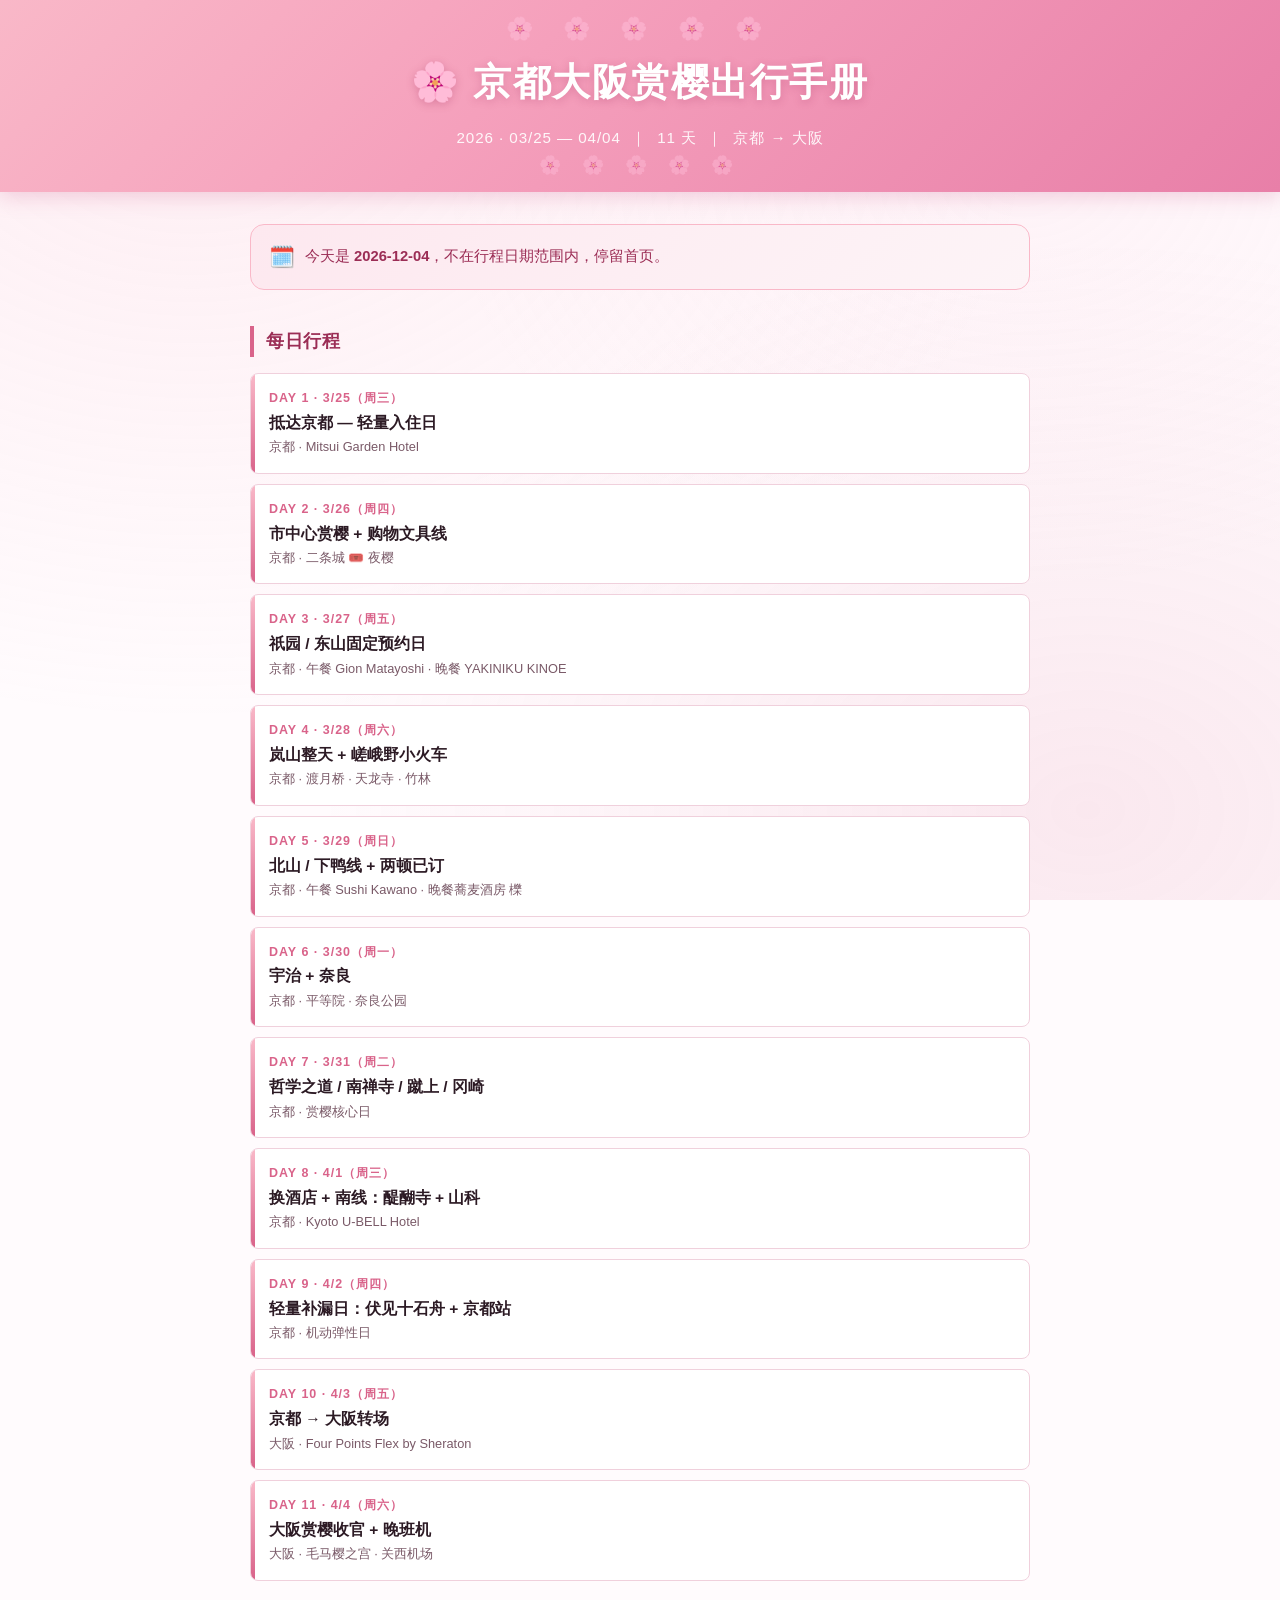
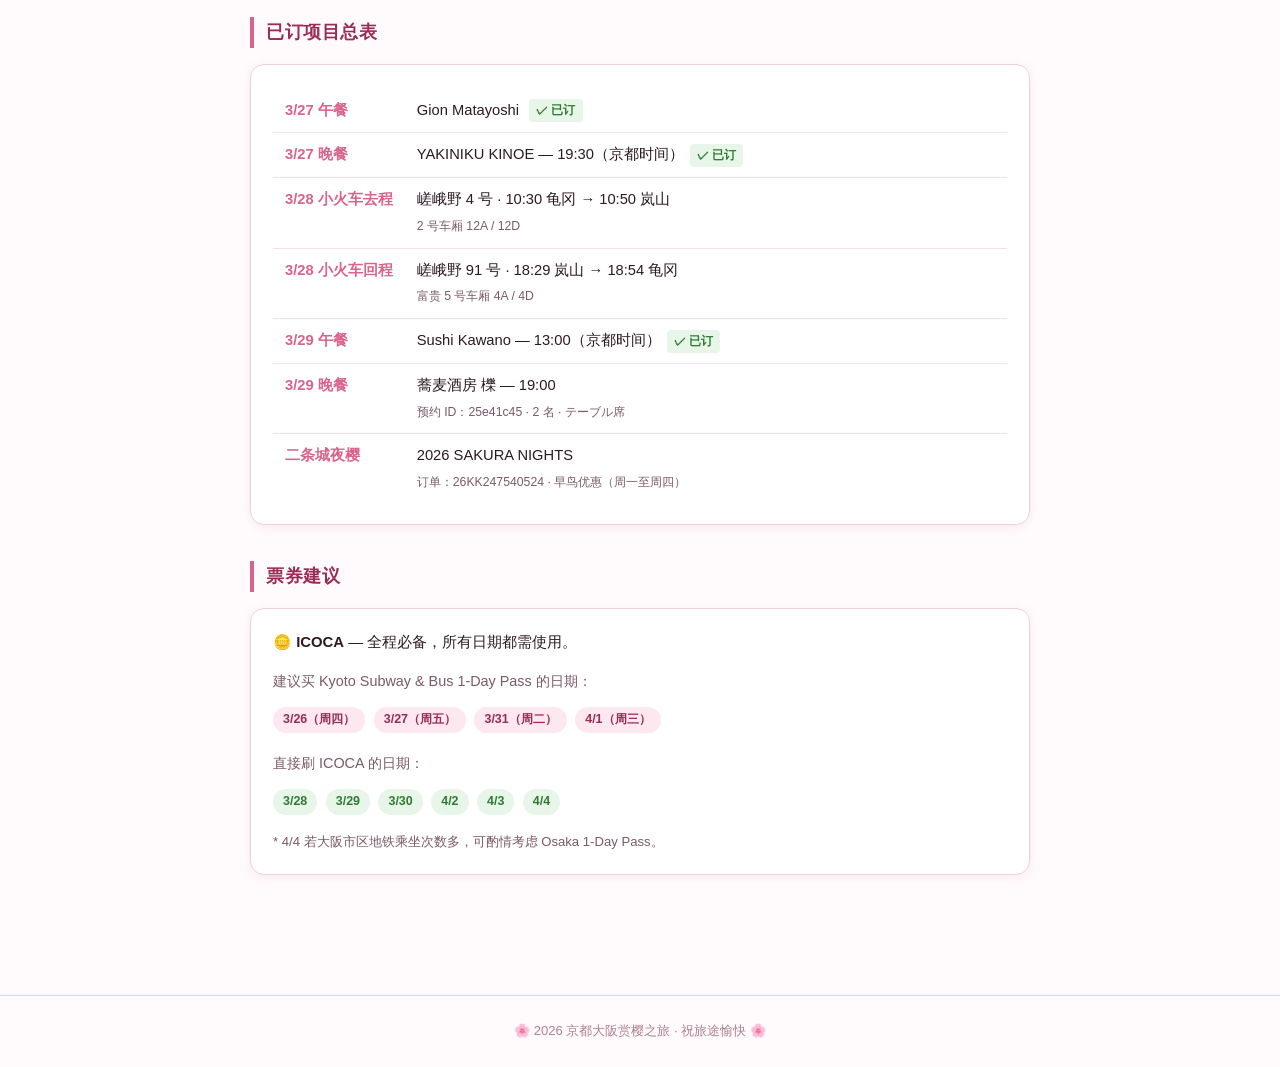
<file: site/index.html>
<!DOCTYPE html>
<html lang="zh-CN">
<head>
  <meta charset="UTF-8" />
  <meta name="viewport" content="width=device-width, initial-scale=1.0" />
  <title>京都大阪赏樱出行手册 🌸</title>
  <link rel="stylesheet" href="style.css" />
</head>
<body>

  <!-- ── Header ── -->
  <header class="site-header">
    <h1>🌸 京都大阪赏樱出行手册</h1>
    <p class="trip-meta">2026 · 03/25 — 04/04 &nbsp;｜&nbsp; 11 天 &nbsp;｜&nbsp; 京都 → 大阪</p>
  </header>

  <div class="container">

    <!-- Auto-jump status -->
    <div class="auto-jump-box" id="auto-jump-status">
      <span class="icon">🗓️</span>
      <span id="jump-text">正在识别今天日期并尝试跳转…</span>
    </div>

    <!-- ── Quick Navigation ── -->
    <h2 class="section-title">每日行程</h2>
    <div class="day-grid">

      <a class="day-card" href="days/day-01-2026-03-25.html">
        <div class="day-num">Day 1 · 3/25（周三）</div>
        <div class="day-title">抵达京都 — 轻量入住日</div>
        <div class="day-date">京都 · Mitsui Garden Hotel</div>
      </a>

      <a class="day-card" href="days/day-02-2026-03-26.html">
        <div class="day-num">Day 2 · 3/26（周四）</div>
        <div class="day-title">市中心赏樱 + 购物文具线</div>
        <div class="day-date">京都 · 二条城 🎟️ 夜樱</div>
      </a>

      <a class="day-card" href="days/day-03-2026-03-27.html">
        <div class="day-num">Day 3 · 3/27（周五）</div>
        <div class="day-title">祇园 / 东山固定预约日</div>
        <div class="day-date">京都 · 午餐 Gion Matayoshi · 晚餐 YAKINIKU KINOE</div>
      </a>

      <a class="day-card" href="days/day-04-2026-03-28.html">
        <div class="day-num">Day 4 · 3/28（周六）</div>
        <div class="day-title">岚山整天 + 嵯峨野小火车</div>
        <div class="day-date">京都 · 渡月桥 · 天龙寺 · 竹林</div>
      </a>

      <a class="day-card" href="days/day-05-2026-03-29.html">
        <div class="day-num">Day 5 · 3/29（周日）</div>
        <div class="day-title">北山 / 下鸭线 + 两顿已订</div>
        <div class="day-date">京都 · 午餐 Sushi Kawano · 晚餐蕎麦酒房 櫟</div>
      </a>

      <a class="day-card" href="days/day-06-2026-03-30.html">
        <div class="day-num">Day 6 · 3/30（周一）</div>
        <div class="day-title">宇治 + 奈良</div>
        <div class="day-date">京都 · 平等院 · 奈良公园</div>
      </a>

      <a class="day-card" href="days/day-07-2026-03-31.html">
        <div class="day-num">Day 7 · 3/31（周二）</div>
        <div class="day-title">哲学之道 / 南禅寺 / 蹴上 / 冈崎</div>
        <div class="day-date">京都 · 赏樱核心日</div>
      </a>

      <a class="day-card" href="days/day-08-2026-04-01.html">
        <div class="day-num">Day 8 · 4/1（周三）</div>
        <div class="day-title">换酒店 + 南线：醍醐寺 + 山科</div>
        <div class="day-date">京都 · Kyoto U-BELL Hotel</div>
      </a>

      <a class="day-card" href="days/day-09-2026-04-02.html">
        <div class="day-num">Day 9 · 4/2（周四）</div>
        <div class="day-title">轻量补漏日：伏见十石舟 + 京都站</div>
        <div class="day-date">京都 · 机动弹性日</div>
      </a>

      <a class="day-card" href="days/day-10-2026-04-03.html">
        <div class="day-num">Day 10 · 4/3（周五）</div>
        <div class="day-title">京都 → 大阪转场</div>
        <div class="day-date">大阪 · Four Points Flex by Sheraton</div>
      </a>

      <a class="day-card" href="days/day-11-2026-04-04.html">
        <div class="day-num">Day 11 · 4/4（周六）</div>
        <div class="day-title">大阪赏樱收官 + 晚班机</div>
        <div class="day-date">大阪 · 毛马樱之宫 · 关西机场</div>
      </a>

    </div>

    <!-- ── Confirmed Bookings ── -->
    <h2 class="section-title">已订项目总表</h2>
    <div class="card">
      <table class="info-table">
        <tr>
          <td>3/27 午餐</td>
          <td>Gion Matayoshi <span class="booked-badge">✓ 已订</span></td>
        </tr>
        <tr>
          <td>3/27 晚餐</td>
          <td>YAKINIKU KINOE — 19:30（京都时间）<span class="booked-badge">✓ 已订</span></td>
        </tr>
        <tr>
          <td>3/28 小火车去程</td>
          <td>嵯峨野 4 号 · 10:30 龟冈 → 10:50 岚山<br><small style="color:var(--text-muted)">2 号车厢 12A / 12D</small></td>
        </tr>
        <tr>
          <td>3/28 小火车回程</td>
          <td>嵯峨野 91 号 · 18:29 岚山 → 18:54 龟冈<br><small style="color:var(--text-muted)">富贵 5 号车厢 4A / 4D</small></td>
        </tr>
        <tr>
          <td>3/29 午餐</td>
          <td>Sushi Kawano — 13:00（京都时间）<span class="booked-badge">✓ 已订</span></td>
        </tr>
        <tr>
          <td>3/29 晚餐</td>
          <td>蕎麦酒房 櫟 — 19:00<br><small style="color:var(--text-muted)">预约 ID：25e41c45 · 2 名 · テーブル席</small></td>
        </tr>
        <tr>
          <td>二条城夜樱</td>
          <td>2026 SAKURA NIGHTS<br><small style="color:var(--text-muted)">订单：26KK247540524 · 早鸟优惠（周一至周四）</small></td>
        </tr>
      </table>
    </div>

    <!-- ── Ticket / Pass Guide ── -->
    <h2 class="section-title">票券建议</h2>
    <div class="card">
      <p style="font-size:0.93rem; margin-bottom:14px;">
        <strong>🪙 ICOCA</strong> — 全程必备，所有日期都需使用。
      </p>
      <p style="font-size:0.9rem; color:var(--text-muted); margin-bottom:10px;">建议买 Kyoto Subway &amp; Bus 1-Day Pass 的日期：</p>
      <div>
        <span class="tag">3/26（周四）</span>
        <span class="tag">3/27（周五）</span>
        <span class="tag">3/31（周二）</span>
        <span class="tag">4/1（周三）</span>
      </div>
      <p style="font-size:0.9rem; color:var(--text-muted); margin: 14px 0 10px;">直接刷 ICOCA 的日期：</p>
      <div>
        <span class="tag green">3/28</span>
        <span class="tag green">3/29</span>
        <span class="tag green">3/30</span>
        <span class="tag green">4/2</span>
        <span class="tag green">4/3</span>
        <span class="tag green">4/4</span>
      </div>
      <p style="font-size:0.82rem; color:var(--text-muted); margin-top:12px;">
        * 4/4 若大阪市区地铁乘坐次数多，可酌情考虑 Osaka 1-Day Pass。
      </p>
    </div>

  </div><!-- /.container -->

  <footer class="site-footer">
    🌸 2026 京都大阪赏樱之旅 · 祝旅途愉快 🌸
  </footer>

  <script>
  (function () {
    const dayMap = {
      "2026-03-25": { file: "days/day-01-2026-03-25.html", title: "Day 1｜3/25 抵达京都" },
      "2026-03-26": { file: "days/day-02-2026-03-26.html", title: "Day 2｜3/26 市中心赏樱" },
      "2026-03-27": { file: "days/day-03-2026-03-27.html", title: "Day 3｜3/27 祇园东山" },
      "2026-03-28": { file: "days/day-04-2026-03-28.html", title: "Day 4｜3/28 岚山小火车" },
      "2026-03-29": { file: "days/day-05-2026-03-29.html", title: "Day 5｜3/29 北山下鸭" },
      "2026-03-30": { file: "days/day-06-2026-03-30.html", title: "Day 6｜3/30 宇治奈良" },
      "2026-03-31": { file: "days/day-07-2026-03-31.html", title: "Day 7｜3/31 哲学之道" },
      "2026-04-01": { file: "days/day-08-2026-04-01.html", title: "Day 8｜4/1 醍醐寺山科" },
      "2026-04-02": { file: "days/day-09-2026-04-02.html", title: "Day 9｜4/2 伏见补漏日" },
      "2026-04-03": { file: "days/day-10-2026-04-03.html", title: "Day 10｜4/3 京都→大阪" },
      "2026-04-04": { file: "days/day-11-2026-04-04.html", title: "Day 11｜4/4 大阪收官" }
    };

    const now = new Date();
    const yyyy = now.getFullYear();
    const mm = String(now.getMonth() + 1).padStart(2, "0");
    const dd = String(now.getDate()).padStart(2, "0");
    const key = `${yyyy}-${mm}-${dd}`;
    const textEl = document.getElementById("jump-text");

    if (dayMap[key]) {
      textEl.innerHTML = `今天是 <strong>${key}</strong>，2 秒后自动跳转到 <strong>${dayMap[key].title}</strong>…`;
      setTimeout(() => { window.location.href = dayMap[key].file; }, 2000);
    } else {
      textEl.innerHTML = `今天是 <strong>${key}</strong>，不在行程日期范围内，停留首页。`;
    }
  })();
  </script>

</body>
</html>
</file>
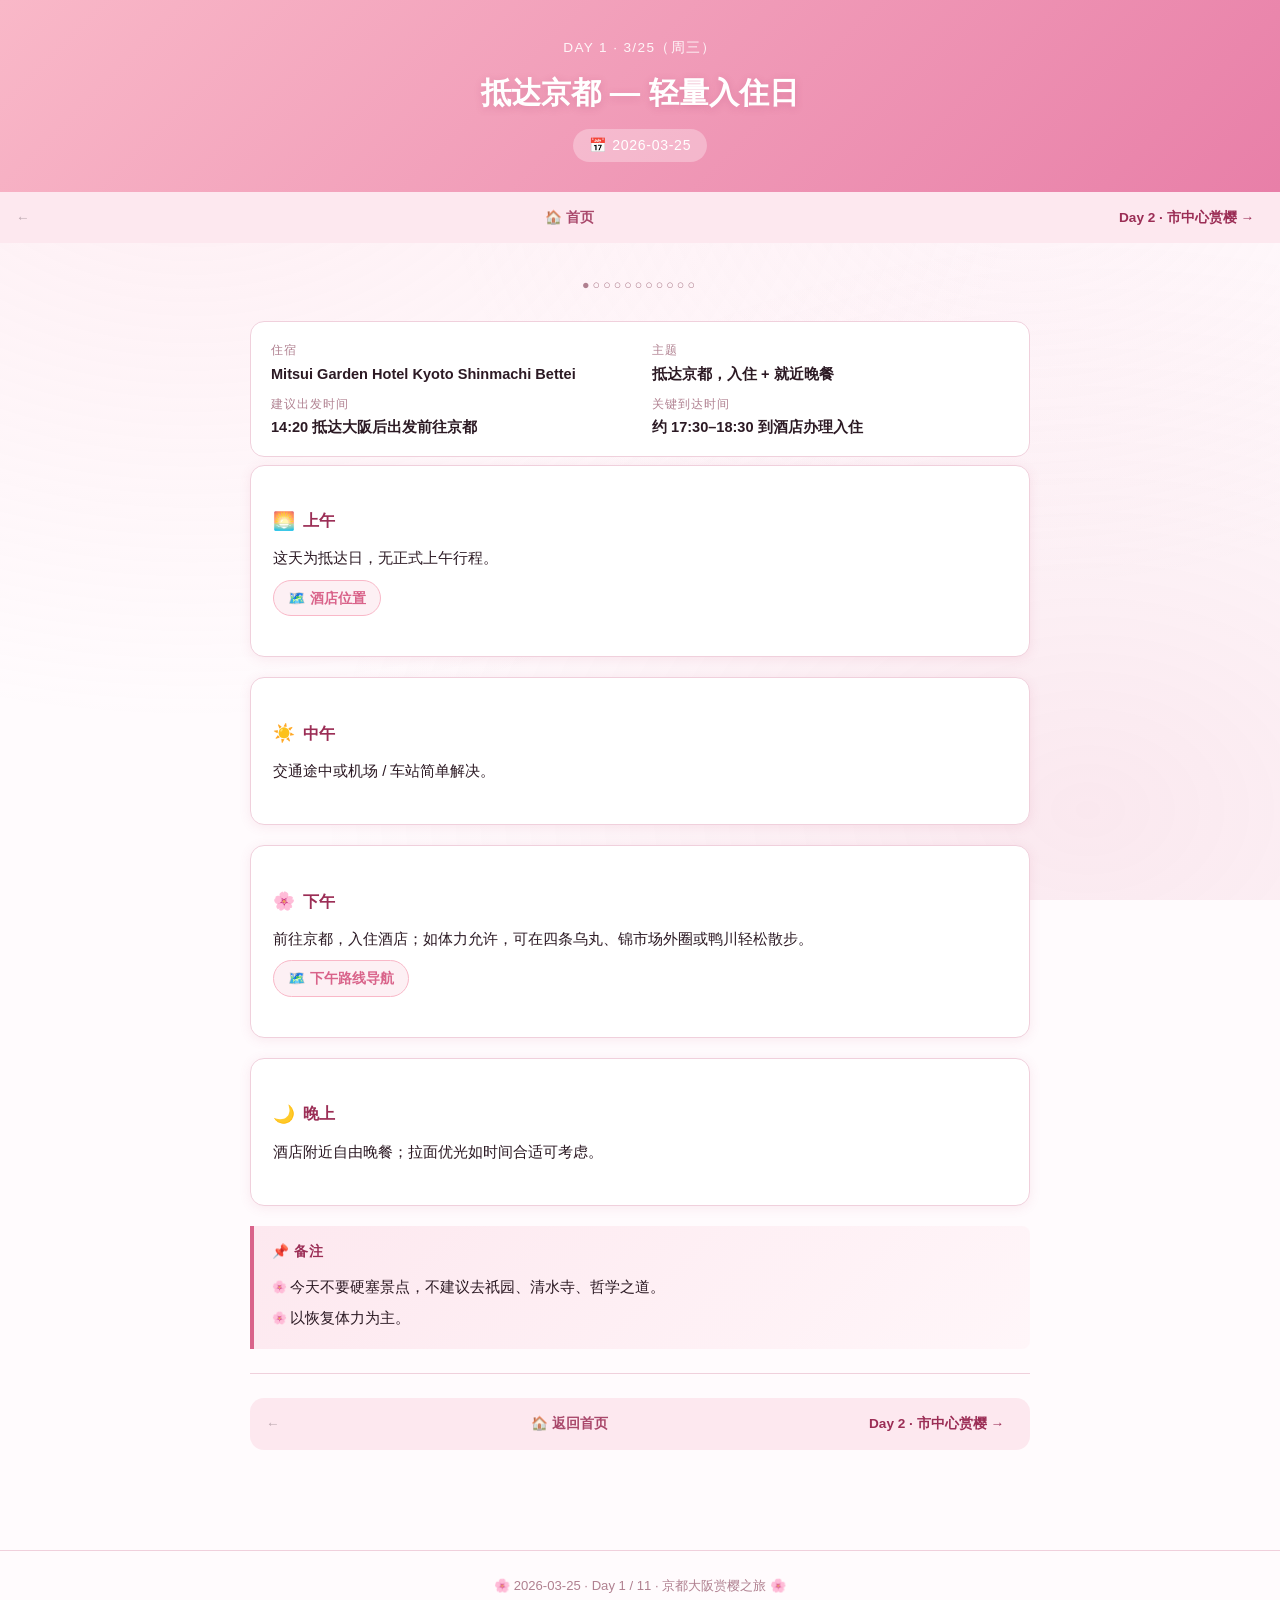
<file: site/days/day-01-2026-03-25.html>
<!DOCTYPE html>
<html lang="zh-CN">
<head>
  <meta charset="UTF-8" />
  <meta name="viewport" content="width=device-width, initial-scale=1.0" />
  <title>Day 1 · 3/25（周三） · 抵达京都 — 轻量入住日 🌸</title>
  <link rel="stylesheet" href="../style.css" />
</head>
<body>

  <!-- ── Day Hero ── -->
  <header class="day-hero">
    <div class="day-label">Day 1 · 3/25（周三）</div>
    <h1>抵达京都 — 轻量入住日</h1>
    <div class="day-date-badge">📅 2026-03-25</div>
  </header>

  <!-- ── Nav bar ── -->
  <nav class="nav-bar">
    <span style="opacity:0.3">←</span>
    <a href="../index.html" class="home-link">🏠 首页</a>
    <a href="day-02-2026-03-26.html">Day 2 · 市中心赏樱 →</a>
  </nav>

  <div class="container">

    <!-- Progress -->
    <p style="font-size:0.78rem; color:var(--text-light); text-align:center; margin-bottom:20px; letter-spacing:3px;">●○○○○○○○○○○</p>

    <!-- Summary -->
    <div class="summary-block">
      <div class="summary-item">
        <div class="label">住宿</div>
        <div class="value">Mitsui Garden Hotel Kyoto Shinmachi Bettei</div>
      </div>
      <div class="summary-item">
        <div class="label">主题</div>
        <div class="value">抵达京都，入住 + 就近晚餐</div>
      </div>
      <div class="summary-item">
        <div class="label">建议出发时间</div>
        <div class="value">14:20 抵达大阪后出发前往京都</div>
      </div>
      <div class="summary-item">
        <div class="label">关键到达时间</div>
        <div class="value">约 17:30–18:30 到酒店办理入住</div>
      </div>
    </div>

    <!-- ── Morning ── -->
    <div class="card">
      <div class="time-section">
        <h3><span class="emoji">🌅</span> 上午</h3>
        <p>这天为抵达日，无正式上午行程。</p>
        <a class="map-link" href="https://www.google.com/maps/search/?api=1&query=Mitsui+Garden+Hotel+Kyoto+Shinmachi+Bettei" target="_blank" rel="noopener">
          🗺️ 酒店位置
        </a>
      </div>
    </div>

    <!-- ── Noon ── -->
    <div class="card">
      <div class="time-section">
        <h3><span class="emoji">☀️</span> 中午</h3>
        <p>交通途中或机场 / 车站简单解决。</p>
      </div>
    </div>

    <!-- ── Afternoon ── -->
    <div class="card">
      <div class="time-section">
        <h3><span class="emoji">🌸</span> 下午</h3>
        <p>前往京都，入住酒店；如体力允许，可在四条乌丸、锦市场外圈或鸭川轻松散步。</p>
        <a class="map-link" href="https://www.google.com/maps/dir/?api=1&origin=Mitsui+Garden+Hotel+Kyoto+Shinmachi+Bettei&destination=Kamo+River,+Kyoto&travelmode=walking&waypoints=Nishiki+Market%7CShijo+Karasuma,+Kyoto" target="_blank" rel="noopener">
          🗺️ 下午路线导航
        </a>
      </div>
    </div>

    <!-- ── Evening ── -->
    <div class="card">
      <div class="time-section">
        <h3><span class="emoji">🌙</span> 晚上</h3>
        <p>酒店附近自由晚餐；拉面优光如时间合适可考虑。</p>
      </div>
    </div>

    <!-- ── Notes ── -->
    <div class="notes-block">
      <h3>📌 备注</h3>
      <ul>
        <li>今天不要硬塞景点，不建议去祇园、清水寺、哲学之道。</li>
<li>以恢复体力为主。</li>
      </ul>
    </div>

    <!-- ── Bottom nav ── -->
    <hr class="divider" />
    <nav class="nav-bar" style="border-radius:var(--radius);">
      <span style="opacity:0.3">←</span>
      <a href="../index.html" class="home-link">🏠 返回首页</a>
      <a href="day-02-2026-03-26.html">Day 2 · 市中心赏樱 →</a>
    </nav>

  </div><!-- /.container -->

  <footer class="site-footer">
    🌸 2026-03-25 · Day 1 / 11 · 京都大阪赏樱之旅 🌸
  </footer>

</body>
</html>
</file>
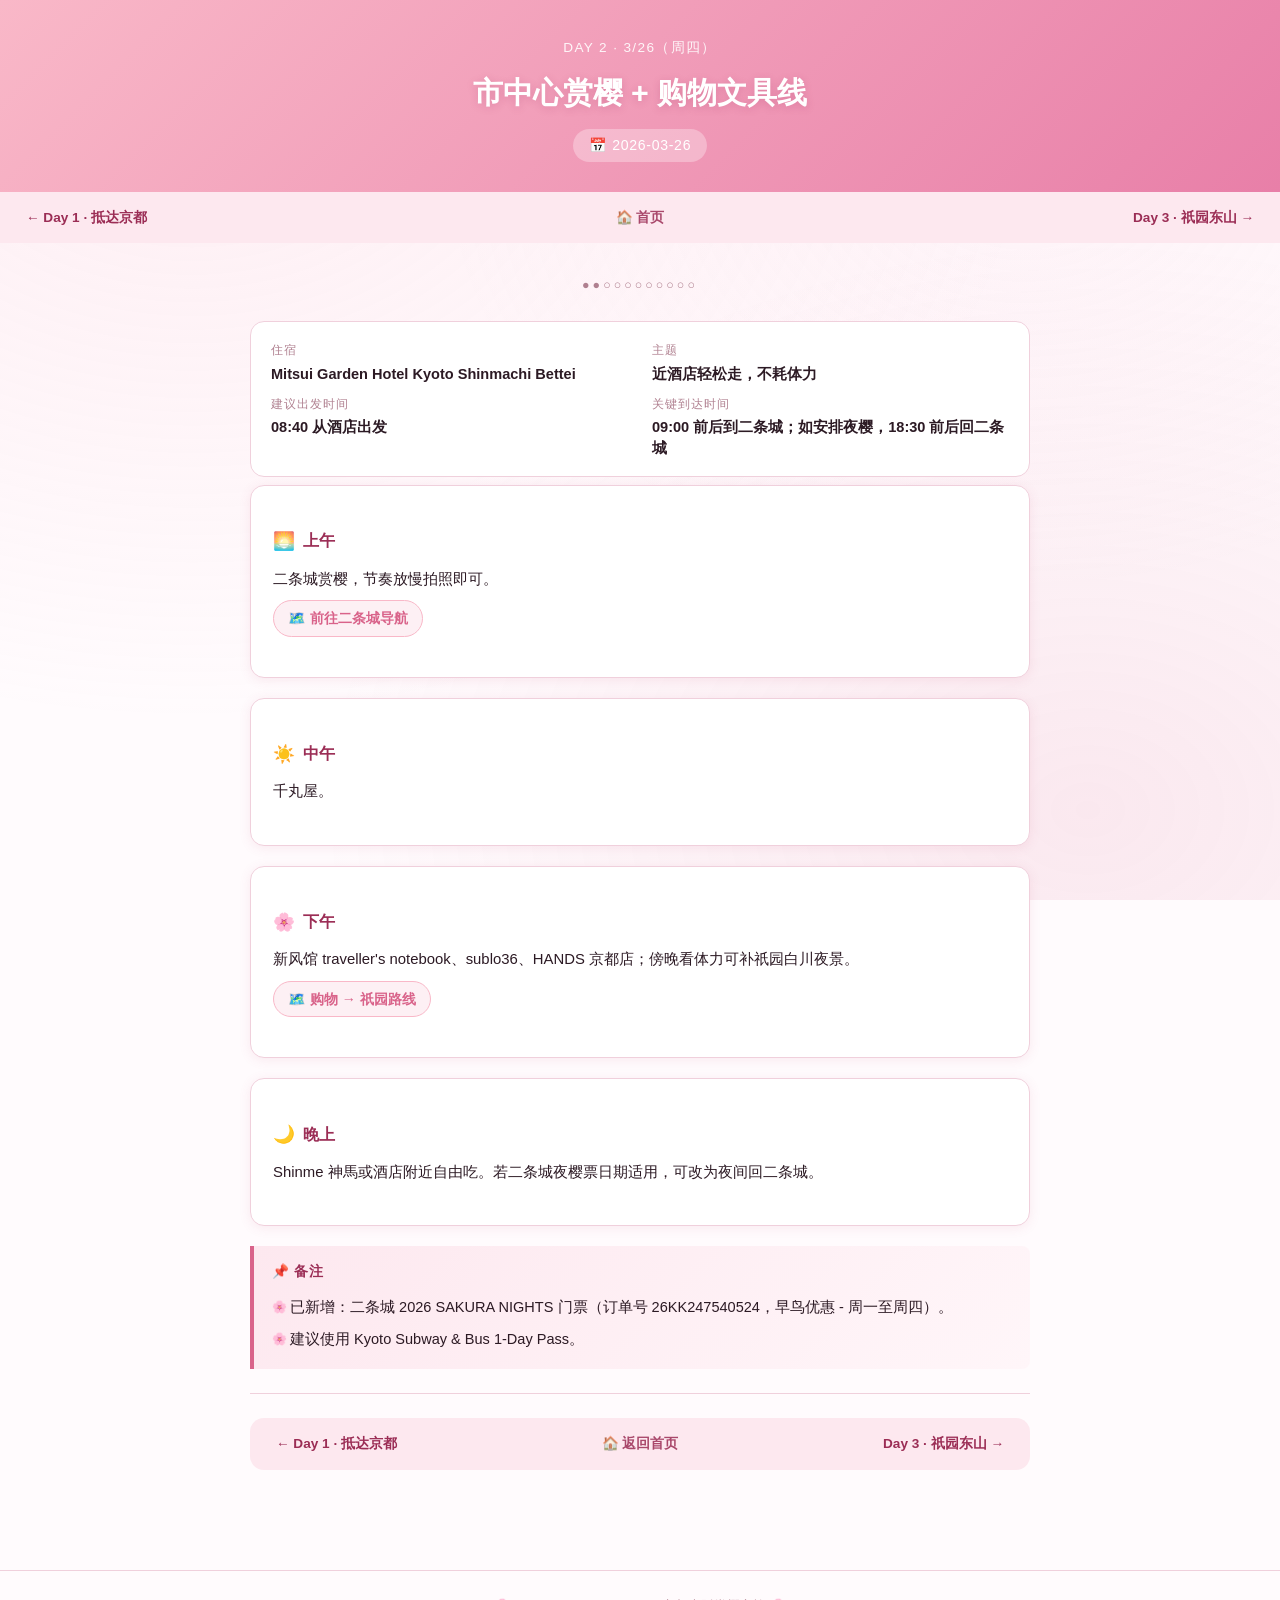
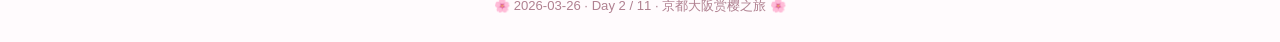
<file: site/days/day-02-2026-03-26.html>
<!DOCTYPE html>
<html lang="zh-CN">
<head>
  <meta charset="UTF-8" />
  <meta name="viewport" content="width=device-width, initial-scale=1.0" />
  <title>Day 2 · 3/26（周四） · 市中心赏樱 + 购物文具线 🌸</title>
  <link rel="stylesheet" href="../style.css" />
</head>
<body>

  <!-- ── Day Hero ── -->
  <header class="day-hero">
    <div class="day-label">Day 2 · 3/26（周四）</div>
    <h1>市中心赏樱 + 购物文具线</h1>
    <div class="day-date-badge">📅 2026-03-26</div>
  </header>

  <!-- ── Nav bar ── -->
  <nav class="nav-bar">
    <a href="day-01-2026-03-25.html">← Day 1 · 抵达京都</a>
    <a href="../index.html" class="home-link">🏠 首页</a>
    <a href="day-03-2026-03-27.html">Day 3 · 祇园东山 →</a>
  </nav>

  <div class="container">

    <!-- Progress -->
    <p style="font-size:0.78rem; color:var(--text-light); text-align:center; margin-bottom:20px; letter-spacing:3px;">●●○○○○○○○○○</p>

    <!-- Summary -->
    <div class="summary-block">
      <div class="summary-item">
        <div class="label">住宿</div>
        <div class="value">Mitsui Garden Hotel Kyoto Shinmachi Bettei</div>
      </div>
      <div class="summary-item">
        <div class="label">主题</div>
        <div class="value">近酒店轻松走，不耗体力</div>
      </div>
      <div class="summary-item">
        <div class="label">建议出发时间</div>
        <div class="value">08:40 从酒店出发</div>
      </div>
      <div class="summary-item">
        <div class="label">关键到达时间</div>
        <div class="value">09:00 前后到二条城；如安排夜樱，18:30 前后回二条城</div>
      </div>
    </div>

    <!-- ── Morning ── -->
    <div class="card">
      <div class="time-section">
        <h3><span class="emoji">🌅</span> 上午</h3>
        <p>二条城赏樱，节奏放慢拍照即可。</p>
        <a class="map-link" href="https://www.google.com/maps/dir/?api=1&origin=Mitsui+Garden+Hotel+Kyoto+Shinmachi+Bettei&destination=Nijo+Castle,+Kyoto&travelmode=transit" target="_blank" rel="noopener">
          🗺️ 前往二条城导航
        </a>
      </div>
    </div>

    <!-- ── Noon ── -->
    <div class="card">
      <div class="time-section">
        <h3><span class="emoji">☀️</span> 中午</h3>
        <p>千丸屋。</p>
      </div>
    </div>

    <!-- ── Afternoon ── -->
    <div class="card">
      <div class="time-section">
        <h3><span class="emoji">🌸</span> 下午</h3>
        <p>新风馆 traveller's notebook、sublo36、HANDS 京都店；傍晚看体力可补祇园白川夜景。</p>
        <a class="map-link" href="https://www.google.com/maps/dir/?api=1&origin=Nijo+Castle,+Kyoto&destination=Gion+Shirakawa,+Kyoto&travelmode=walking&waypoints=ShinPuhKan+Kyoto%7Csublo+KYOTO%7CHANDS+Kyoto" target="_blank" rel="noopener">
          🗺️ 购物 → 祇园路线
        </a>
      </div>
    </div>

    <!-- ── Evening ── -->
    <div class="card">
      <div class="time-section">
        <h3><span class="emoji">🌙</span> 晚上</h3>
        <p>Shinme 神馬或酒店附近自由吃。若二条城夜樱票日期适用，可改为夜间回二条城。</p>
      </div>
    </div>

    <!-- ── Notes ── -->
    <div class="notes-block">
      <h3>📌 备注</h3>
      <ul>
        <li>已新增：二条城 2026 SAKURA NIGHTS 门票（订单号 26KK247540524，早鸟优惠 - 周一至周四）。</li>
<li>建议使用 Kyoto Subway &amp; Bus 1-Day Pass。</li>
      </ul>
    </div>

    <!-- ── Bottom nav ── -->
    <hr class="divider" />
    <nav class="nav-bar" style="border-radius:var(--radius);">
      <a href="day-01-2026-03-25.html">← Day 1 · 抵达京都</a>
      <a href="../index.html" class="home-link">🏠 返回首页</a>
      <a href="day-03-2026-03-27.html">Day 3 · 祇园东山 →</a>
    </nav>

  </div><!-- /.container -->

  <footer class="site-footer">
    🌸 2026-03-26 · Day 2 / 11 · 京都大阪赏樱之旅 🌸
  </footer>

</body>
</html>
</file>
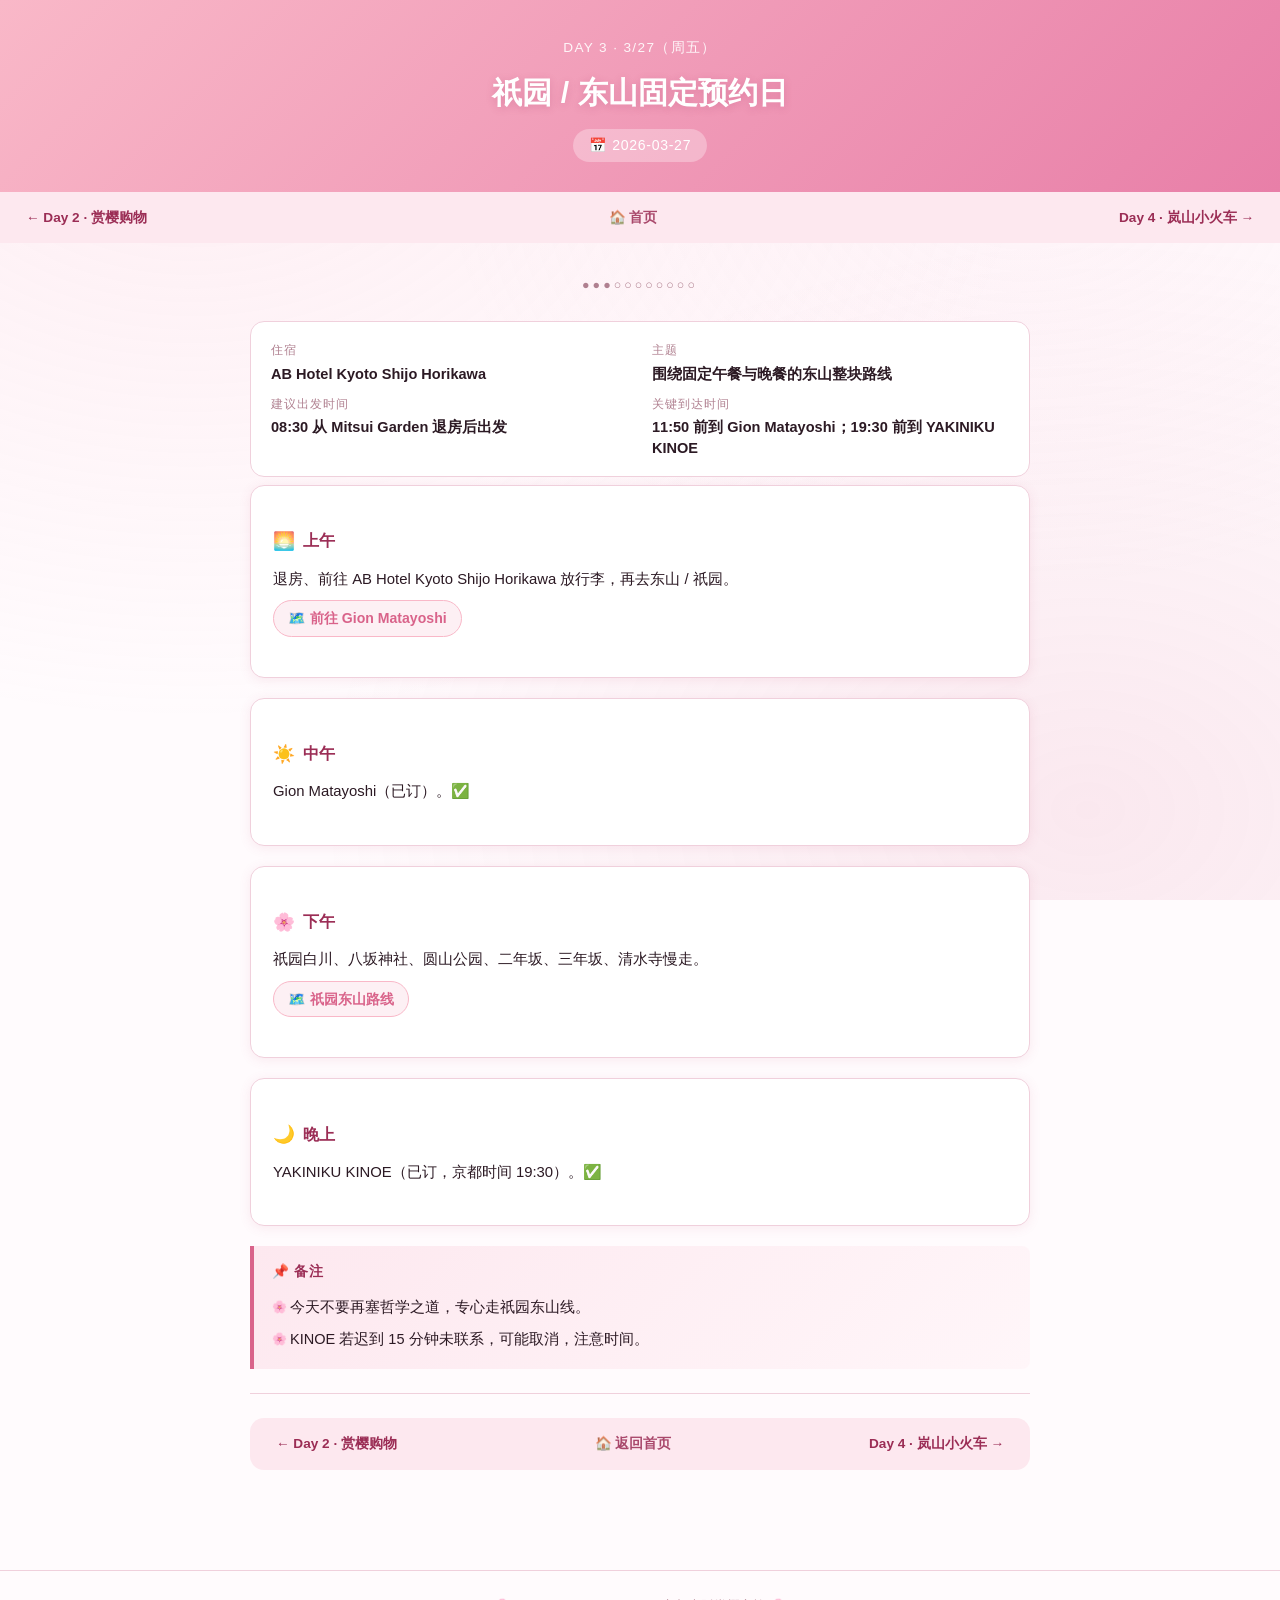
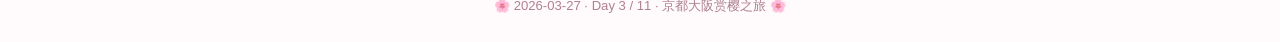
<file: site/days/day-03-2026-03-27.html>
<!DOCTYPE html>
<html lang="zh-CN">
<head>
  <meta charset="UTF-8" />
  <meta name="viewport" content="width=device-width, initial-scale=1.0" />
  <title>Day 3 · 3/27（周五） · 祇园 / 东山固定预约日 🌸</title>
  <link rel="stylesheet" href="../style.css" />
</head>
<body>

  <!-- ── Day Hero ── -->
  <header class="day-hero">
    <div class="day-label">Day 3 · 3/27（周五）</div>
    <h1>祇园 / 东山固定预约日</h1>
    <div class="day-date-badge">📅 2026-03-27</div>
  </header>

  <!-- ── Nav bar ── -->
  <nav class="nav-bar">
    <a href="day-02-2026-03-26.html">← Day 2 · 赏樱购物</a>
    <a href="../index.html" class="home-link">🏠 首页</a>
    <a href="day-04-2026-03-28.html">Day 4 · 岚山小火车 →</a>
  </nav>

  <div class="container">

    <!-- Progress -->
    <p style="font-size:0.78rem; color:var(--text-light); text-align:center; margin-bottom:20px; letter-spacing:3px;">●●●○○○○○○○○</p>

    <!-- Summary -->
    <div class="summary-block">
      <div class="summary-item">
        <div class="label">住宿</div>
        <div class="value">AB Hotel Kyoto Shijo Horikawa</div>
      </div>
      <div class="summary-item">
        <div class="label">主题</div>
        <div class="value">围绕固定午餐与晚餐的东山整块路线</div>
      </div>
      <div class="summary-item">
        <div class="label">建议出发时间</div>
        <div class="value">08:30 从 Mitsui Garden 退房后出发</div>
      </div>
      <div class="summary-item">
        <div class="label">关键到达时间</div>
        <div class="value">11:50 前到 Gion Matayoshi；19:30 前到 YAKINIKU KINOE</div>
      </div>
    </div>

    <!-- ── Morning ── -->
    <div class="card">
      <div class="time-section">
        <h3><span class="emoji">🌅</span> 上午</h3>
        <p>退房、前往 AB Hotel Kyoto Shijo Horikawa 放行李，再去东山 / 祇园。</p>
        <a class="map-link" href="https://www.google.com/maps/dir/?api=1&origin=AB+Hotel+Kyoto+Shijo+Horikawa&destination=Gion+Matayoshi,+Kyoto&travelmode=transit" target="_blank" rel="noopener">
          🗺️ 前往 Gion Matayoshi
        </a>
      </div>
    </div>

    <!-- ── Noon ── -->
    <div class="card">
      <div class="time-section">
        <h3><span class="emoji">☀️</span> 中午</h3>
        <p>Gion Matayoshi（已订）。✅</p>
      </div>
    </div>

    <!-- ── Afternoon ── -->
    <div class="card">
      <div class="time-section">
        <h3><span class="emoji">🌸</span> 下午</h3>
        <p>祇园白川、八坂神社、圆山公园、二年坂、三年坂、清水寺慢走。</p>
        <a class="map-link" href="https://www.google.com/maps/dir/?api=1&origin=Gion+Matayoshi,+Kyoto&destination=YAKINIKU+KINOE,+Kyoto&travelmode=walking&waypoints=Gion+Shirakawa%7CYasaka+Shrine%7CMaruyama+Park,+Kyoto%7CNinenzaka%7CSannenzaka%7CKiyomizu-dera" target="_blank" rel="noopener">
          🗺️ 祇园东山路线
        </a>
      </div>
    </div>

    <!-- ── Evening ── -->
    <div class="card">
      <div class="time-section">
        <h3><span class="emoji">🌙</span> 晚上</h3>
        <p>YAKINIKU KINOE（已订，京都时间 19:30）。✅</p>
      </div>
    </div>

    <!-- ── Notes ── -->
    <div class="notes-block">
      <h3>📌 备注</h3>
      <ul>
        <li>今天不要再塞哲学之道，专心走祇园东山线。</li>
<li>KINOE 若迟到 15 分钟未联系，可能取消，注意时间。</li>
      </ul>
    </div>

    <!-- ── Bottom nav ── -->
    <hr class="divider" />
    <nav class="nav-bar" style="border-radius:var(--radius);">
      <a href="day-02-2026-03-26.html">← Day 2 · 赏樱购物</a>
      <a href="../index.html" class="home-link">🏠 返回首页</a>
      <a href="day-04-2026-03-28.html">Day 4 · 岚山小火车 →</a>
    </nav>

  </div><!-- /.container -->

  <footer class="site-footer">
    🌸 2026-03-27 · Day 3 / 11 · 京都大阪赏樱之旅 🌸
  </footer>

</body>
</html>
</file>
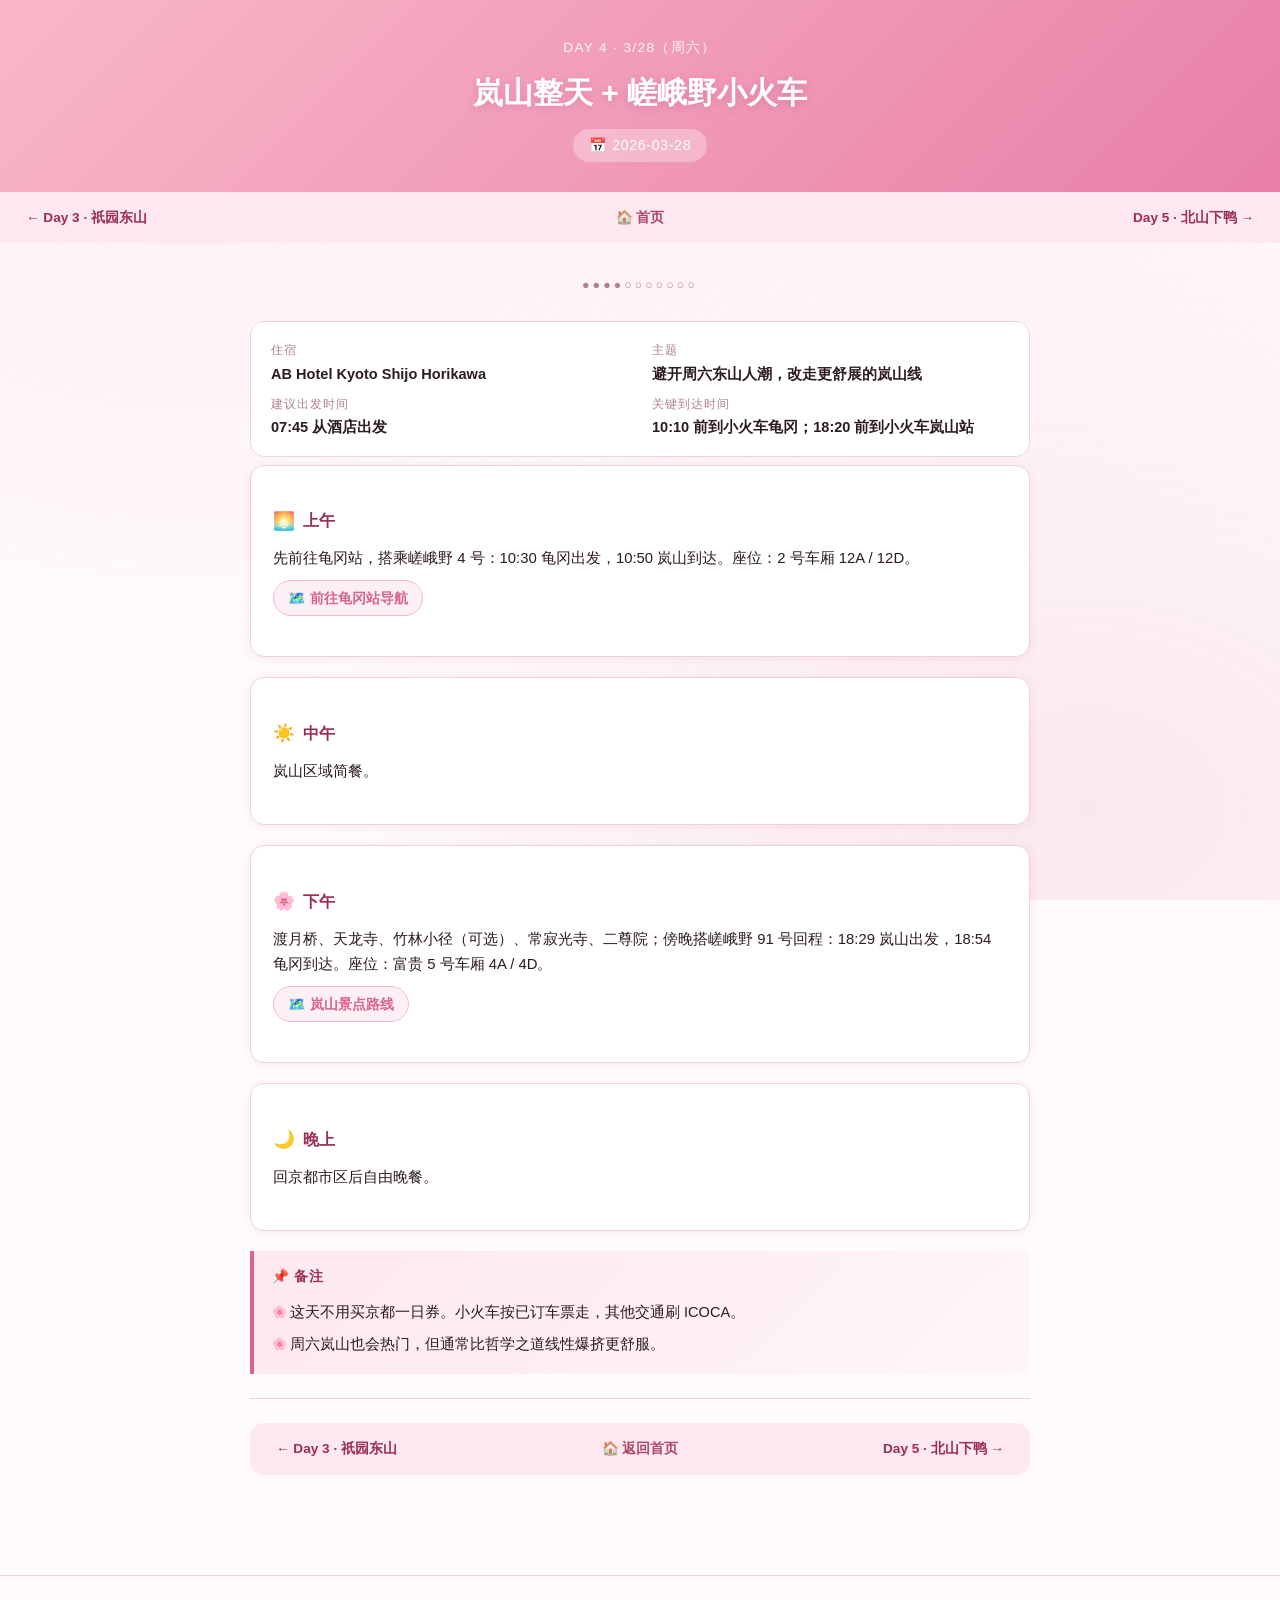
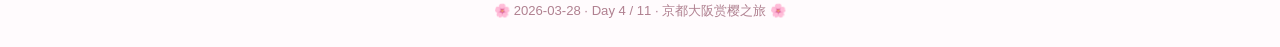
<file: site/days/day-04-2026-03-28.html>
<!DOCTYPE html>
<html lang="zh-CN">
<head>
  <meta charset="UTF-8" />
  <meta name="viewport" content="width=device-width, initial-scale=1.0" />
  <title>Day 4 · 3/28（周六） · 岚山整天 + 嵯峨野小火车 🌸</title>
  <link rel="stylesheet" href="../style.css" />
</head>
<body>

  <!-- ── Day Hero ── -->
  <header class="day-hero">
    <div class="day-label">Day 4 · 3/28（周六）</div>
    <h1>岚山整天 + 嵯峨野小火车</h1>
    <div class="day-date-badge">📅 2026-03-28</div>
  </header>

  <!-- ── Nav bar ── -->
  <nav class="nav-bar">
    <a href="day-03-2026-03-27.html">← Day 3 · 祇园东山</a>
    <a href="../index.html" class="home-link">🏠 首页</a>
    <a href="day-05-2026-03-29.html">Day 5 · 北山下鸭 →</a>
  </nav>

  <div class="container">

    <!-- Progress -->
    <p style="font-size:0.78rem; color:var(--text-light); text-align:center; margin-bottom:20px; letter-spacing:3px;">●●●●○○○○○○○</p>

    <!-- Summary -->
    <div class="summary-block">
      <div class="summary-item">
        <div class="label">住宿</div>
        <div class="value">AB Hotel Kyoto Shijo Horikawa</div>
      </div>
      <div class="summary-item">
        <div class="label">主题</div>
        <div class="value">避开周六东山人潮，改走更舒展的岚山线</div>
      </div>
      <div class="summary-item">
        <div class="label">建议出发时间</div>
        <div class="value">07:45 从酒店出发</div>
      </div>
      <div class="summary-item">
        <div class="label">关键到达时间</div>
        <div class="value">10:10 前到小火车龟冈；18:20 前到小火车岚山站</div>
      </div>
    </div>

    <!-- ── Morning ── -->
    <div class="card">
      <div class="time-section">
        <h3><span class="emoji">🌅</span> 上午</h3>
        <p>先前往龟冈站，搭乘嵯峨野 4 号：10:30 龟冈出发，10:50 岚山到达。座位：2 号车厢 12A / 12D。</p>
        <a class="map-link" href="https://www.google.com/maps/dir/?api=1&origin=AB+Hotel+Kyoto+Shijo+Horikawa&destination=Saga+Trolley+Kameoka+Station&travelmode=transit" target="_blank" rel="noopener">
          🗺️ 前往龟冈站导航
        </a>
      </div>
    </div>

    <!-- ── Noon ── -->
    <div class="card">
      <div class="time-section">
        <h3><span class="emoji">☀️</span> 中午</h3>
        <p>岚山区域简餐。</p>
      </div>
    </div>

    <!-- ── Afternoon ── -->
    <div class="card">
      <div class="time-section">
        <h3><span class="emoji">🌸</span> 下午</h3>
        <p>渡月桥、天龙寺、竹林小径（可选）、常寂光寺、二尊院；傍晚搭嵯峨野 91 号回程：18:29 岚山出发，18:54 龟冈到达。座位：富贵 5 号车厢 4A / 4D。</p>
        <a class="map-link" href="https://www.google.com/maps/dir/?api=1&origin=Saga+Trolley+Arashiyama+Station&destination=Saga+Trolley+Arashiyama+Station&travelmode=walking&waypoints=Togetsukyo+Bridge%7CTenryu-ji%7CArashiyama+Bamboo+Forest%7CJojakko-ji%7CNison-in" target="_blank" rel="noopener">
          🗺️ 岚山景点路线
        </a>
      </div>
    </div>

    <!-- ── Evening ── -->
    <div class="card">
      <div class="time-section">
        <h3><span class="emoji">🌙</span> 晚上</h3>
        <p>回京都市区后自由晚餐。</p>
      </div>
    </div>

    <!-- ── Notes ── -->
    <div class="notes-block">
      <h3>📌 备注</h3>
      <ul>
        <li>这天不用买京都一日券。小火车按已订车票走，其他交通刷 ICOCA。</li>
<li>周六岚山也会热门，但通常比哲学之道线性爆挤更舒服。</li>
      </ul>
    </div>

    <!-- ── Bottom nav ── -->
    <hr class="divider" />
    <nav class="nav-bar" style="border-radius:var(--radius);">
      <a href="day-03-2026-03-27.html">← Day 3 · 祇园东山</a>
      <a href="../index.html" class="home-link">🏠 返回首页</a>
      <a href="day-05-2026-03-29.html">Day 5 · 北山下鸭 →</a>
    </nav>

  </div><!-- /.container -->

  <footer class="site-footer">
    🌸 2026-03-28 · Day 4 / 11 · 京都大阪赏樱之旅 🌸
  </footer>

</body>
</html>
</file>
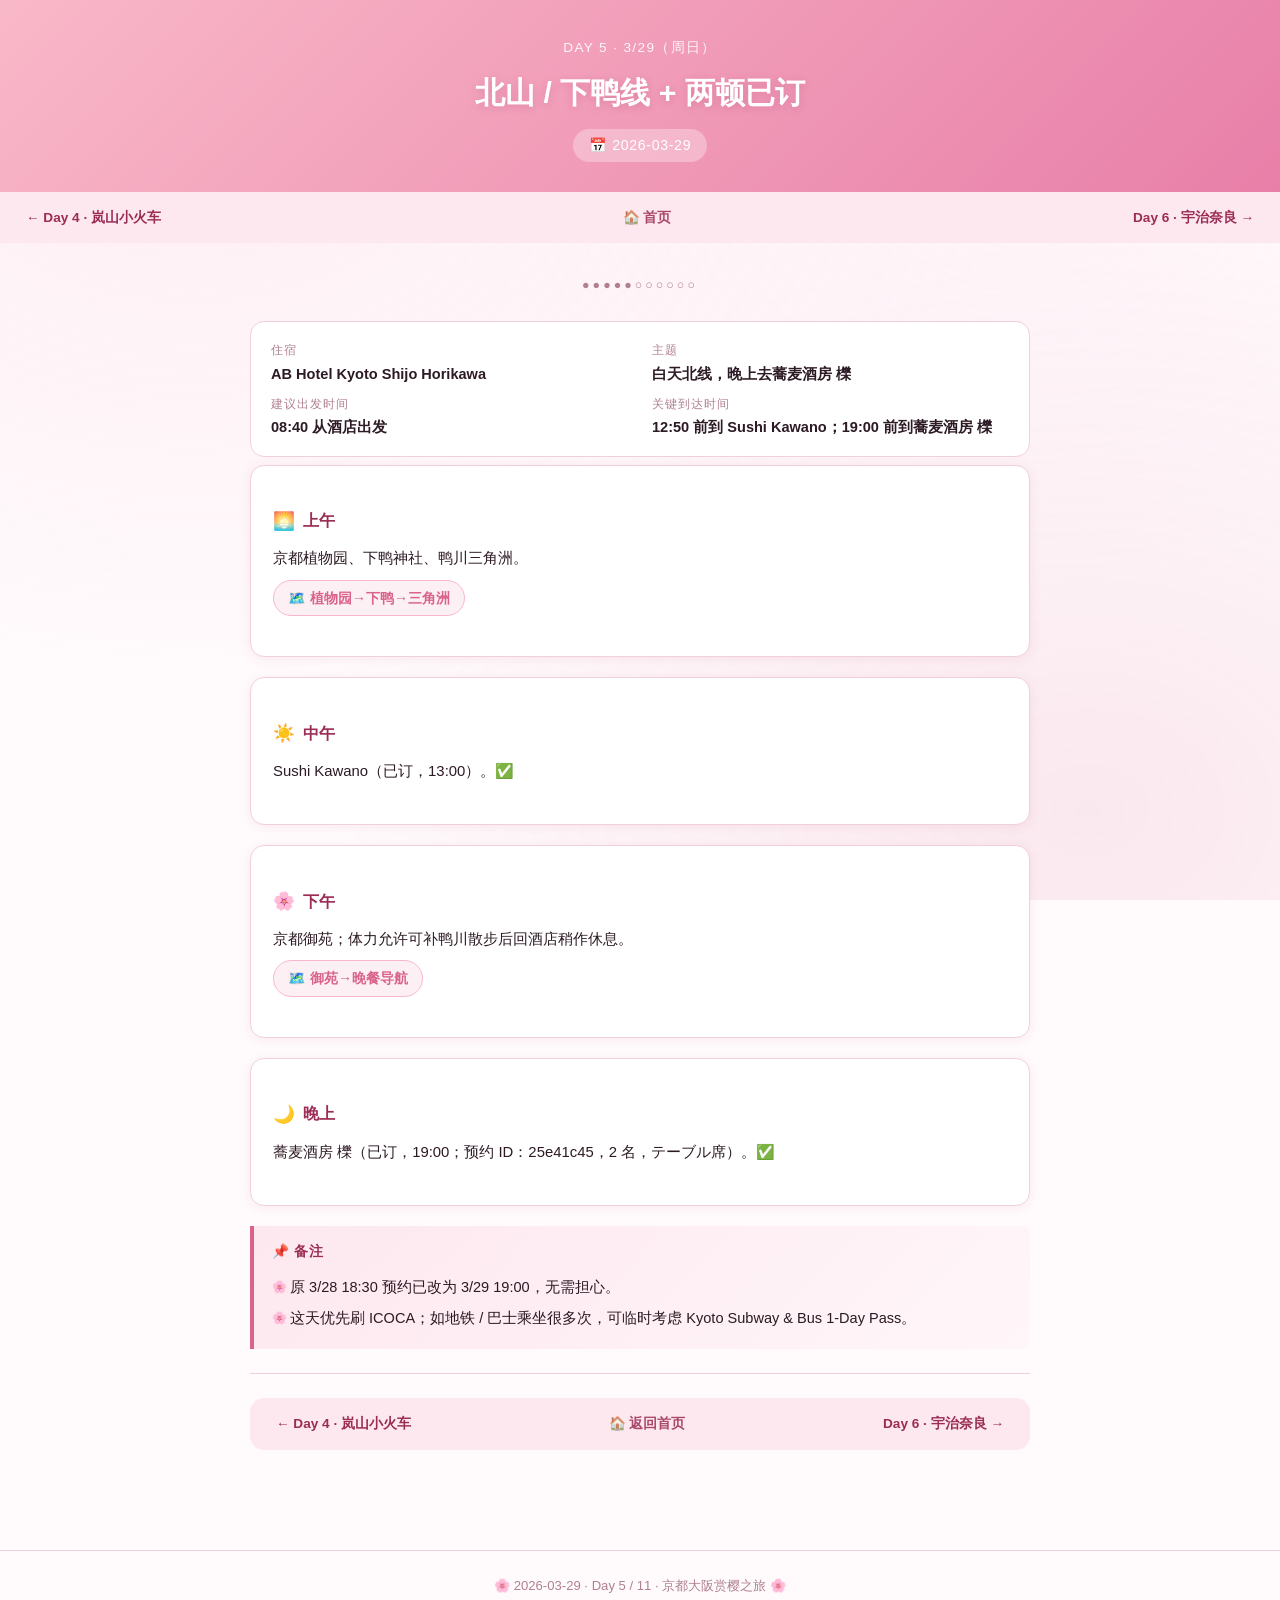
<file: site/days/day-05-2026-03-29.html>
<!DOCTYPE html>
<html lang="zh-CN">
<head>
  <meta charset="UTF-8" />
  <meta name="viewport" content="width=device-width, initial-scale=1.0" />
  <title>Day 5 · 3/29（周日） · 北山 / 下鸭线 + 两顿已订 🌸</title>
  <link rel="stylesheet" href="../style.css" />
</head>
<body>

  <!-- ── Day Hero ── -->
  <header class="day-hero">
    <div class="day-label">Day 5 · 3/29（周日）</div>
    <h1>北山 / 下鸭线 + 两顿已订</h1>
    <div class="day-date-badge">📅 2026-03-29</div>
  </header>

  <!-- ── Nav bar ── -->
  <nav class="nav-bar">
    <a href="day-04-2026-03-28.html">← Day 4 · 岚山小火车</a>
    <a href="../index.html" class="home-link">🏠 首页</a>
    <a href="day-06-2026-03-30.html">Day 6 · 宇治奈良 →</a>
  </nav>

  <div class="container">

    <!-- Progress -->
    <p style="font-size:0.78rem; color:var(--text-light); text-align:center; margin-bottom:20px; letter-spacing:3px;">●●●●●○○○○○○</p>

    <!-- Summary -->
    <div class="summary-block">
      <div class="summary-item">
        <div class="label">住宿</div>
        <div class="value">AB Hotel Kyoto Shijo Horikawa</div>
      </div>
      <div class="summary-item">
        <div class="label">主题</div>
        <div class="value">白天北线，晚上去蕎麦酒房 櫟</div>
      </div>
      <div class="summary-item">
        <div class="label">建议出发时间</div>
        <div class="value">08:40 从酒店出发</div>
      </div>
      <div class="summary-item">
        <div class="label">关键到达时间</div>
        <div class="value">12:50 前到 Sushi Kawano；19:00 前到蕎麦酒房 櫟</div>
      </div>
    </div>

    <!-- ── Morning ── -->
    <div class="card">
      <div class="time-section">
        <h3><span class="emoji">🌅</span> 上午</h3>
        <p>京都植物园、下鸭神社、鸭川三角洲。</p>
        <a class="map-link" href="https://www.google.com/maps/dir/?api=1&origin=AB+Hotel+Kyoto+Shijo+Horikawa&destination=Shimogamo+Shrine,+Kyoto&travelmode=transit&waypoints=Kyoto+Botanical+Gardens%7CKamo+River+Delta,+Kyoto" target="_blank" rel="noopener">
          🗺️ 植物园→下鸭→三角洲
        </a>
      </div>
    </div>

    <!-- ── Noon ── -->
    <div class="card">
      <div class="time-section">
        <h3><span class="emoji">☀️</span> 中午</h3>
        <p>Sushi Kawano（已订，13:00）。✅</p>
      </div>
    </div>

    <!-- ── Afternoon ── -->
    <div class="card">
      <div class="time-section">
        <h3><span class="emoji">🌸</span> 下午</h3>
        <p>京都御苑；体力允许可补鸭川散步后回酒店稍作休息。</p>
        <a class="map-link" href="https://www.google.com/maps/dir/?api=1&origin=Sushi+Kawano,+Kyoto&destination=Sobashubo+Ichii,+Kyoto&travelmode=transit&waypoints=Kyoto+Gyoen+National+Garden" target="_blank" rel="noopener">
          🗺️ 御苑→晚餐导航
        </a>
      </div>
    </div>

    <!-- ── Evening ── -->
    <div class="card">
      <div class="time-section">
        <h3><span class="emoji">🌙</span> 晚上</h3>
        <p>蕎麦酒房 櫟（已订，19:00；预约 ID：25e41c45，2 名，テーブル席）。✅</p>
      </div>
    </div>

    <!-- ── Notes ── -->
    <div class="notes-block">
      <h3>📌 备注</h3>
      <ul>
        <li>原 3/28 18:30 预约已改为 3/29 19:00，无需担心。</li>
<li>这天优先刷 ICOCA；如地铁 / 巴士乘坐很多次，可临时考虑 Kyoto Subway &amp; Bus 1-Day Pass。</li>
      </ul>
    </div>

    <!-- ── Bottom nav ── -->
    <hr class="divider" />
    <nav class="nav-bar" style="border-radius:var(--radius);">
      <a href="day-04-2026-03-28.html">← Day 4 · 岚山小火车</a>
      <a href="../index.html" class="home-link">🏠 返回首页</a>
      <a href="day-06-2026-03-30.html">Day 6 · 宇治奈良 →</a>
    </nav>

  </div><!-- /.container -->

  <footer class="site-footer">
    🌸 2026-03-29 · Day 5 / 11 · 京都大阪赏樱之旅 🌸
  </footer>

</body>
</html>
</file>
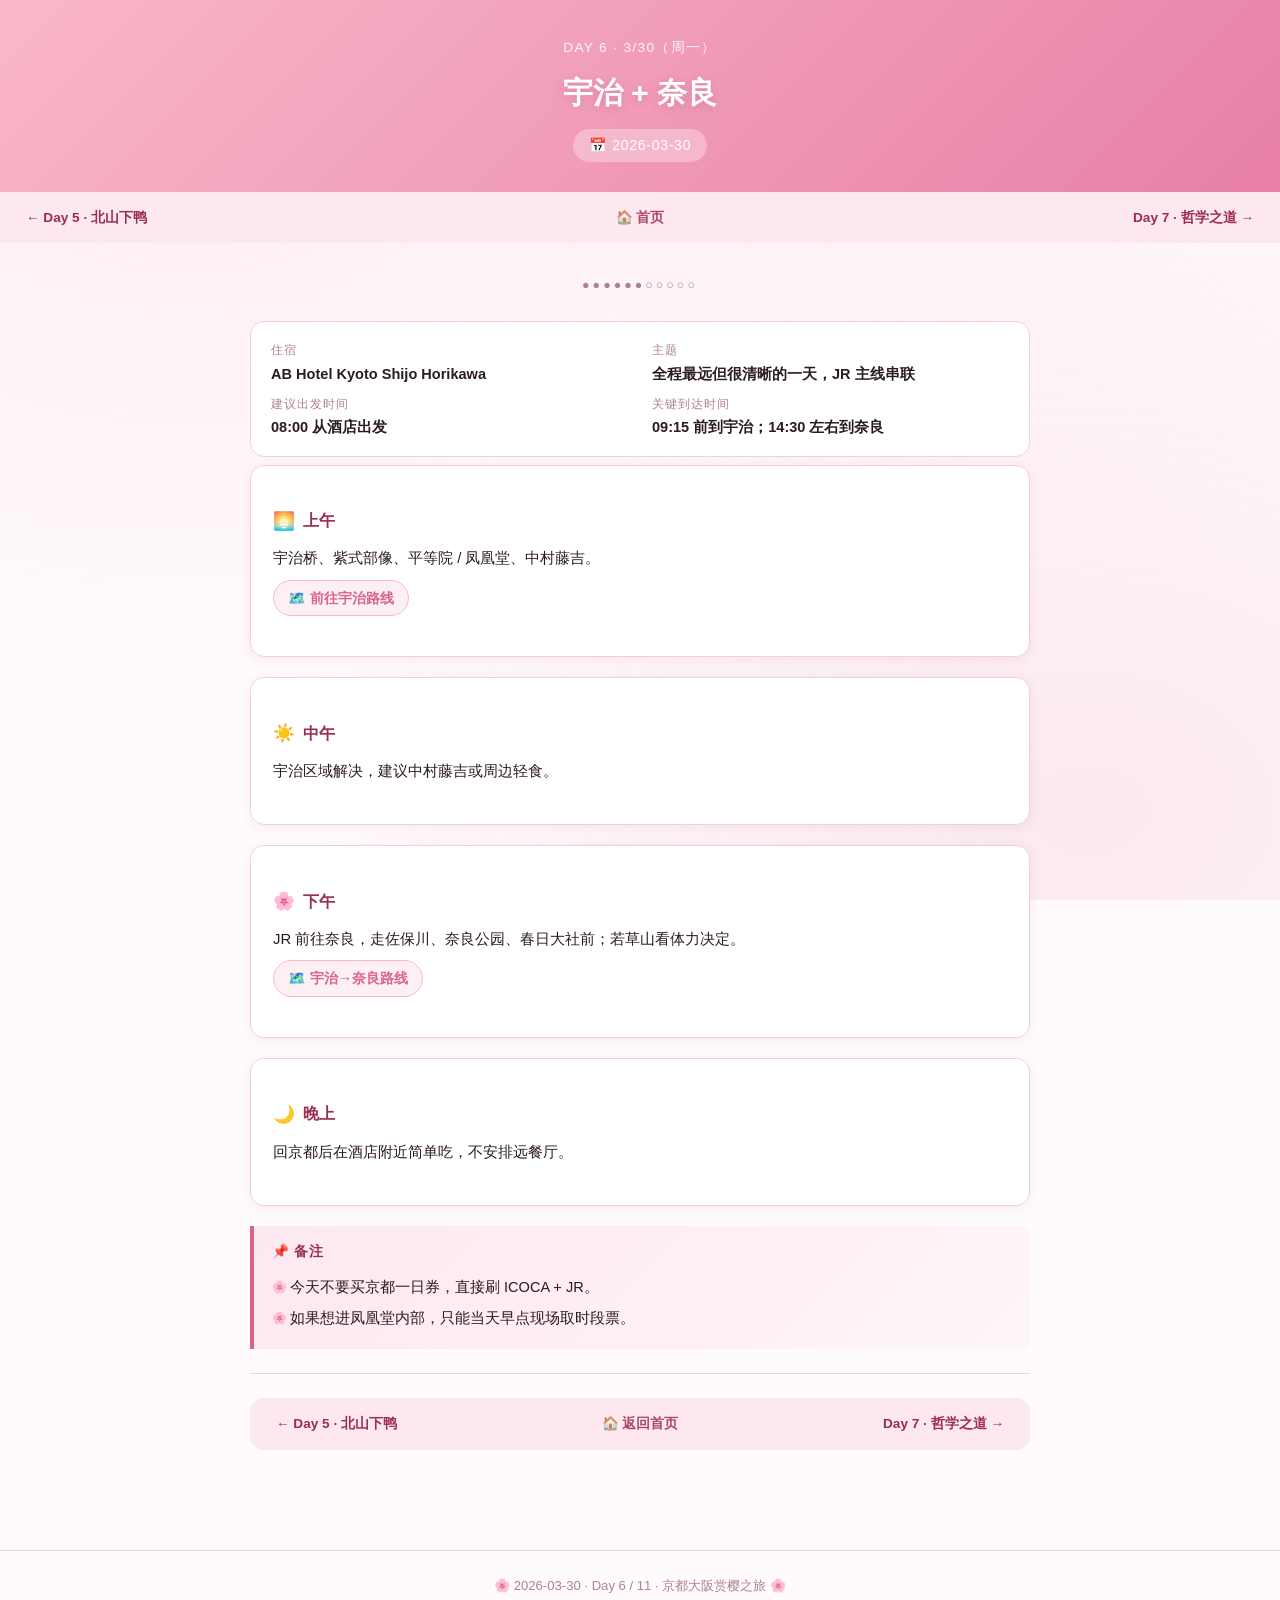
<file: site/days/day-06-2026-03-30.html>
<!DOCTYPE html>
<html lang="zh-CN">
<head>
  <meta charset="UTF-8" />
  <meta name="viewport" content="width=device-width, initial-scale=1.0" />
  <title>Day 6 · 3/30（周一） · 宇治 + 奈良 🌸</title>
  <link rel="stylesheet" href="../style.css" />
</head>
<body>

  <!-- ── Day Hero ── -->
  <header class="day-hero">
    <div class="day-label">Day 6 · 3/30（周一）</div>
    <h1>宇治 + 奈良</h1>
    <div class="day-date-badge">📅 2026-03-30</div>
  </header>

  <!-- ── Nav bar ── -->
  <nav class="nav-bar">
    <a href="day-05-2026-03-29.html">← Day 5 · 北山下鸭</a>
    <a href="../index.html" class="home-link">🏠 首页</a>
    <a href="day-07-2026-03-31.html">Day 7 · 哲学之道 →</a>
  </nav>

  <div class="container">

    <!-- Progress -->
    <p style="font-size:0.78rem; color:var(--text-light); text-align:center; margin-bottom:20px; letter-spacing:3px;">●●●●●●○○○○○</p>

    <!-- Summary -->
    <div class="summary-block">
      <div class="summary-item">
        <div class="label">住宿</div>
        <div class="value">AB Hotel Kyoto Shijo Horikawa</div>
      </div>
      <div class="summary-item">
        <div class="label">主题</div>
        <div class="value">全程最远但很清晰的一天，JR 主线串联</div>
      </div>
      <div class="summary-item">
        <div class="label">建议出发时间</div>
        <div class="value">08:00 从酒店出发</div>
      </div>
      <div class="summary-item">
        <div class="label">关键到达时间</div>
        <div class="value">09:15 前到宇治；14:30 左右到奈良</div>
      </div>
    </div>

    <!-- ── Morning ── -->
    <div class="card">
      <div class="time-section">
        <h3><span class="emoji">🌅</span> 上午</h3>
        <p>宇治桥、紫式部像、平等院 / 凤凰堂、中村藤吉。</p>
        <a class="map-link" href="https://www.google.com/maps/dir/?api=1&origin=AB+Hotel+Kyoto+Shijo+Horikawa&destination=Byodo-in,+Uji&travelmode=transit&waypoints=Uji+Bridge%7CMurasaki+Shikibu+Statue,+Uji%7CNakamura+Tokichi+Honten" target="_blank" rel="noopener">
          🗺️ 前往宇治路线
        </a>
      </div>
    </div>

    <!-- ── Noon ── -->
    <div class="card">
      <div class="time-section">
        <h3><span class="emoji">☀️</span> 中午</h3>
        <p>宇治区域解决，建议中村藤吉或周边轻食。</p>
      </div>
    </div>

    <!-- ── Afternoon ── -->
    <div class="card">
      <div class="time-section">
        <h3><span class="emoji">🌸</span> 下午</h3>
        <p>JR 前往奈良，走佐保川、奈良公园、春日大社前；若草山看体力决定。</p>
        <a class="map-link" href="https://www.google.com/maps/dir/?api=1&origin=Byodo-in,+Uji&destination=Kasuga+Taisha,+Nara&travelmode=transit&waypoints=Saho+River,+Nara%7CNara+Park" target="_blank" rel="noopener">
          🗺️ 宇治→奈良路线
        </a>
      </div>
    </div>

    <!-- ── Evening ── -->
    <div class="card">
      <div class="time-section">
        <h3><span class="emoji">🌙</span> 晚上</h3>
        <p>回京都后在酒店附近简单吃，不安排远餐厅。</p>
      </div>
    </div>

    <!-- ── Notes ── -->
    <div class="notes-block">
      <h3>📌 备注</h3>
      <ul>
        <li>今天不要买京都一日券，直接刷 ICOCA + JR。</li>
<li>如果想进凤凰堂内部，只能当天早点现场取时段票。</li>
      </ul>
    </div>

    <!-- ── Bottom nav ── -->
    <hr class="divider" />
    <nav class="nav-bar" style="border-radius:var(--radius);">
      <a href="day-05-2026-03-29.html">← Day 5 · 北山下鸭</a>
      <a href="../index.html" class="home-link">🏠 返回首页</a>
      <a href="day-07-2026-03-31.html">Day 7 · 哲学之道 →</a>
    </nav>

  </div><!-- /.container -->

  <footer class="site-footer">
    🌸 2026-03-30 · Day 6 / 11 · 京都大阪赏樱之旅 🌸
  </footer>

</body>
</html>
</file>
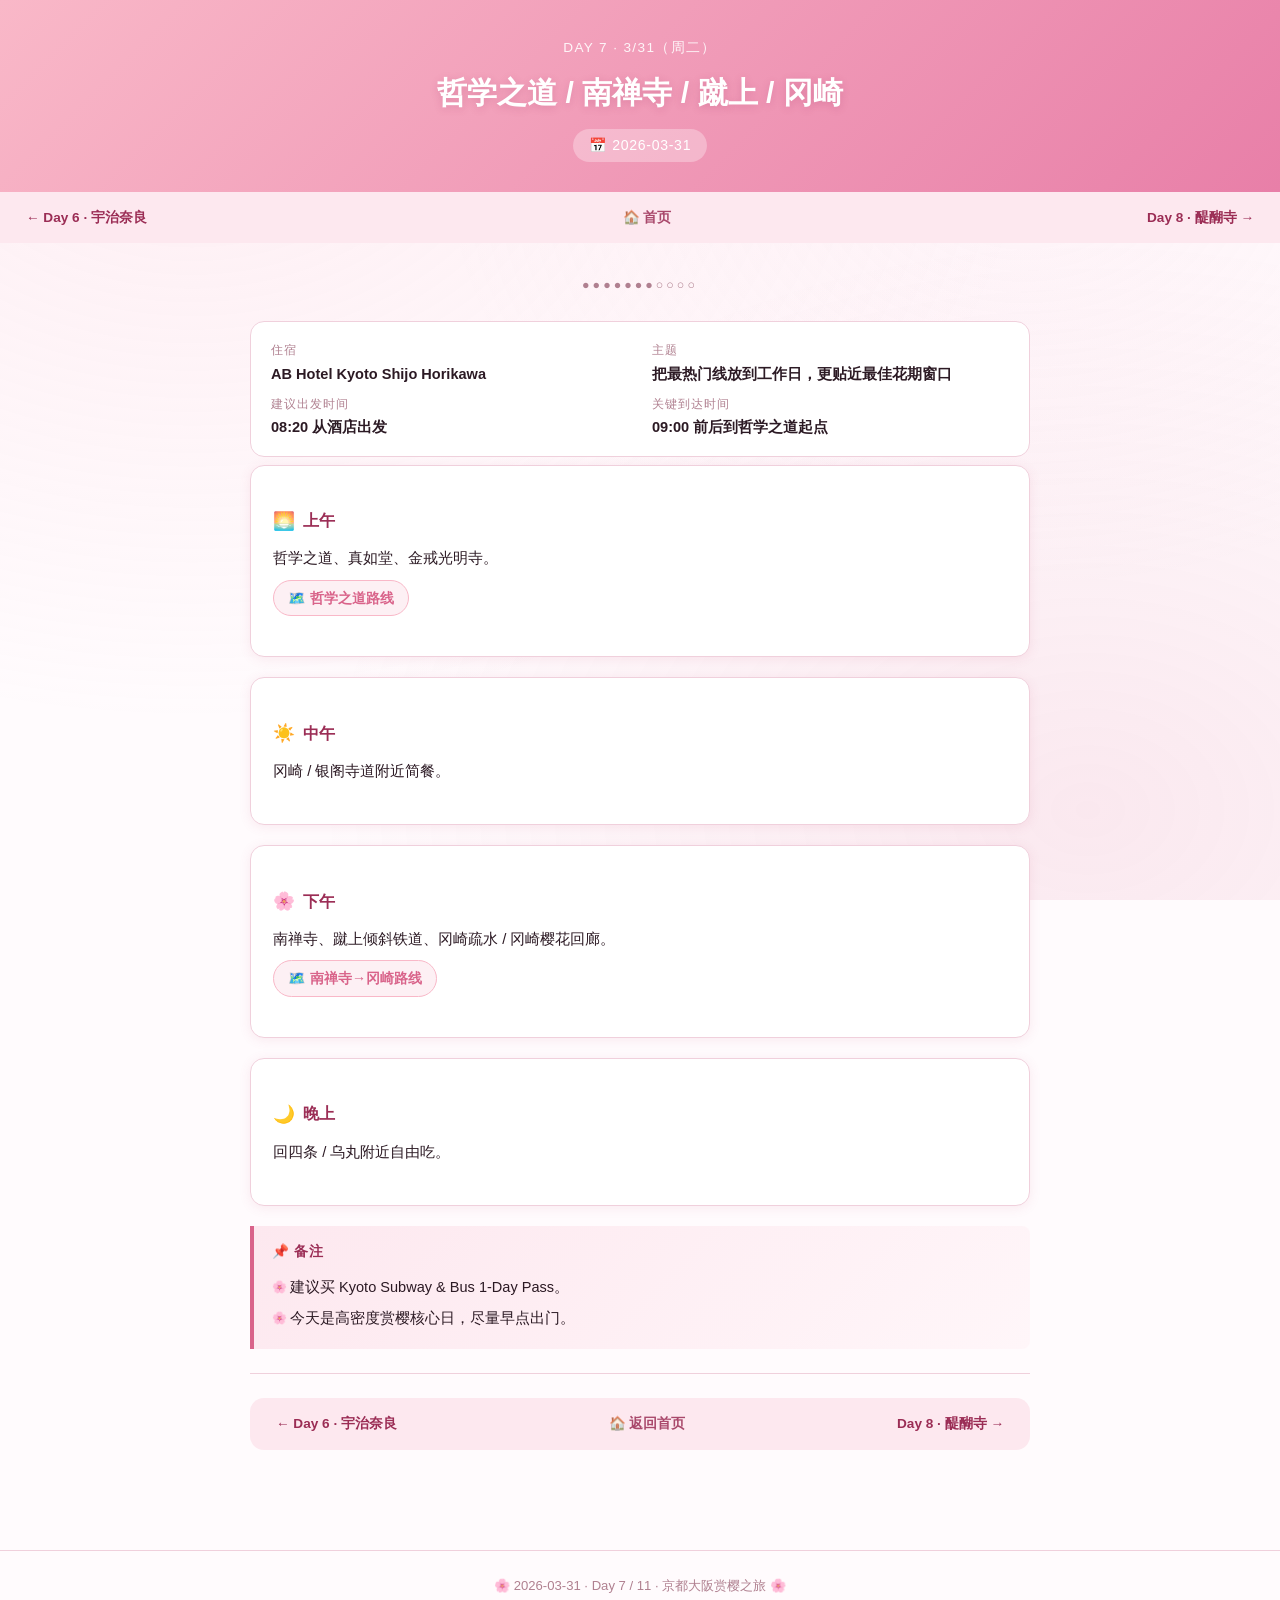
<file: site/days/day-07-2026-03-31.html>
<!DOCTYPE html>
<html lang="zh-CN">
<head>
  <meta charset="UTF-8" />
  <meta name="viewport" content="width=device-width, initial-scale=1.0" />
  <title>Day 7 · 3/31（周二） · 哲学之道 / 南禅寺 / 蹴上 / 冈崎 🌸</title>
  <link rel="stylesheet" href="../style.css" />
</head>
<body>

  <!-- ── Day Hero ── -->
  <header class="day-hero">
    <div class="day-label">Day 7 · 3/31（周二）</div>
    <h1>哲学之道 / 南禅寺 / 蹴上 / 冈崎</h1>
    <div class="day-date-badge">📅 2026-03-31</div>
  </header>

  <!-- ── Nav bar ── -->
  <nav class="nav-bar">
    <a href="day-06-2026-03-30.html">← Day 6 · 宇治奈良</a>
    <a href="../index.html" class="home-link">🏠 首页</a>
    <a href="day-08-2026-04-01.html">Day 8 · 醍醐寺 →</a>
  </nav>

  <div class="container">

    <!-- Progress -->
    <p style="font-size:0.78rem; color:var(--text-light); text-align:center; margin-bottom:20px; letter-spacing:3px;">●●●●●●●○○○○</p>

    <!-- Summary -->
    <div class="summary-block">
      <div class="summary-item">
        <div class="label">住宿</div>
        <div class="value">AB Hotel Kyoto Shijo Horikawa</div>
      </div>
      <div class="summary-item">
        <div class="label">主题</div>
        <div class="value">把最热门线放到工作日，更贴近最佳花期窗口</div>
      </div>
      <div class="summary-item">
        <div class="label">建议出发时间</div>
        <div class="value">08:20 从酒店出发</div>
      </div>
      <div class="summary-item">
        <div class="label">关键到达时间</div>
        <div class="value">09:00 前后到哲学之道起点</div>
      </div>
    </div>

    <!-- ── Morning ── -->
    <div class="card">
      <div class="time-section">
        <h3><span class="emoji">🌅</span> 上午</h3>
        <p>哲学之道、真如堂、金戒光明寺。</p>
        <a class="map-link" href="https://www.google.com/maps/dir/?api=1&origin=AB+Hotel+Kyoto+Shijo+Horikawa&destination=Shinnyodo+Temple,+Kyoto&travelmode=transit&waypoints=Philosopher%27s+Path,+Kyoto%7CKonkai+Komyo-ji,+Kyoto" target="_blank" rel="noopener">
          🗺️ 哲学之道路线
        </a>
      </div>
    </div>

    <!-- ── Noon ── -->
    <div class="card">
      <div class="time-section">
        <h3><span class="emoji">☀️</span> 中午</h3>
        <p>冈崎 / 银阁寺道附近简餐。</p>
      </div>
    </div>

    <!-- ── Afternoon ── -->
    <div class="card">
      <div class="time-section">
        <h3><span class="emoji">🌸</span> 下午</h3>
        <p>南禅寺、蹴上倾斜铁道、冈崎疏水 / 冈崎樱花回廊。</p>
        <a class="map-link" href="https://www.google.com/maps/dir/?api=1&origin=Shinnyodo+Temple,+Kyoto&destination=Okazaki+Canal,+Kyoto&travelmode=walking&waypoints=Nanzen-ji%7CKeage+Incline" target="_blank" rel="noopener">
          🗺️ 南禅寺→冈崎路线
        </a>
      </div>
    </div>

    <!-- ── Evening ── -->
    <div class="card">
      <div class="time-section">
        <h3><span class="emoji">🌙</span> 晚上</h3>
        <p>回四条 / 乌丸附近自由吃。</p>
      </div>
    </div>

    <!-- ── Notes ── -->
    <div class="notes-block">
      <h3>📌 备注</h3>
      <ul>
        <li>建议买 Kyoto Subway &amp; Bus 1-Day Pass。</li>
<li>今天是高密度赏樱核心日，尽量早点出门。</li>
      </ul>
    </div>

    <!-- ── Bottom nav ── -->
    <hr class="divider" />
    <nav class="nav-bar" style="border-radius:var(--radius);">
      <a href="day-06-2026-03-30.html">← Day 6 · 宇治奈良</a>
      <a href="../index.html" class="home-link">🏠 返回首页</a>
      <a href="day-08-2026-04-01.html">Day 8 · 醍醐寺 →</a>
    </nav>

  </div><!-- /.container -->

  <footer class="site-footer">
    🌸 2026-03-31 · Day 7 / 11 · 京都大阪赏樱之旅 🌸
  </footer>

</body>
</html>
</file>
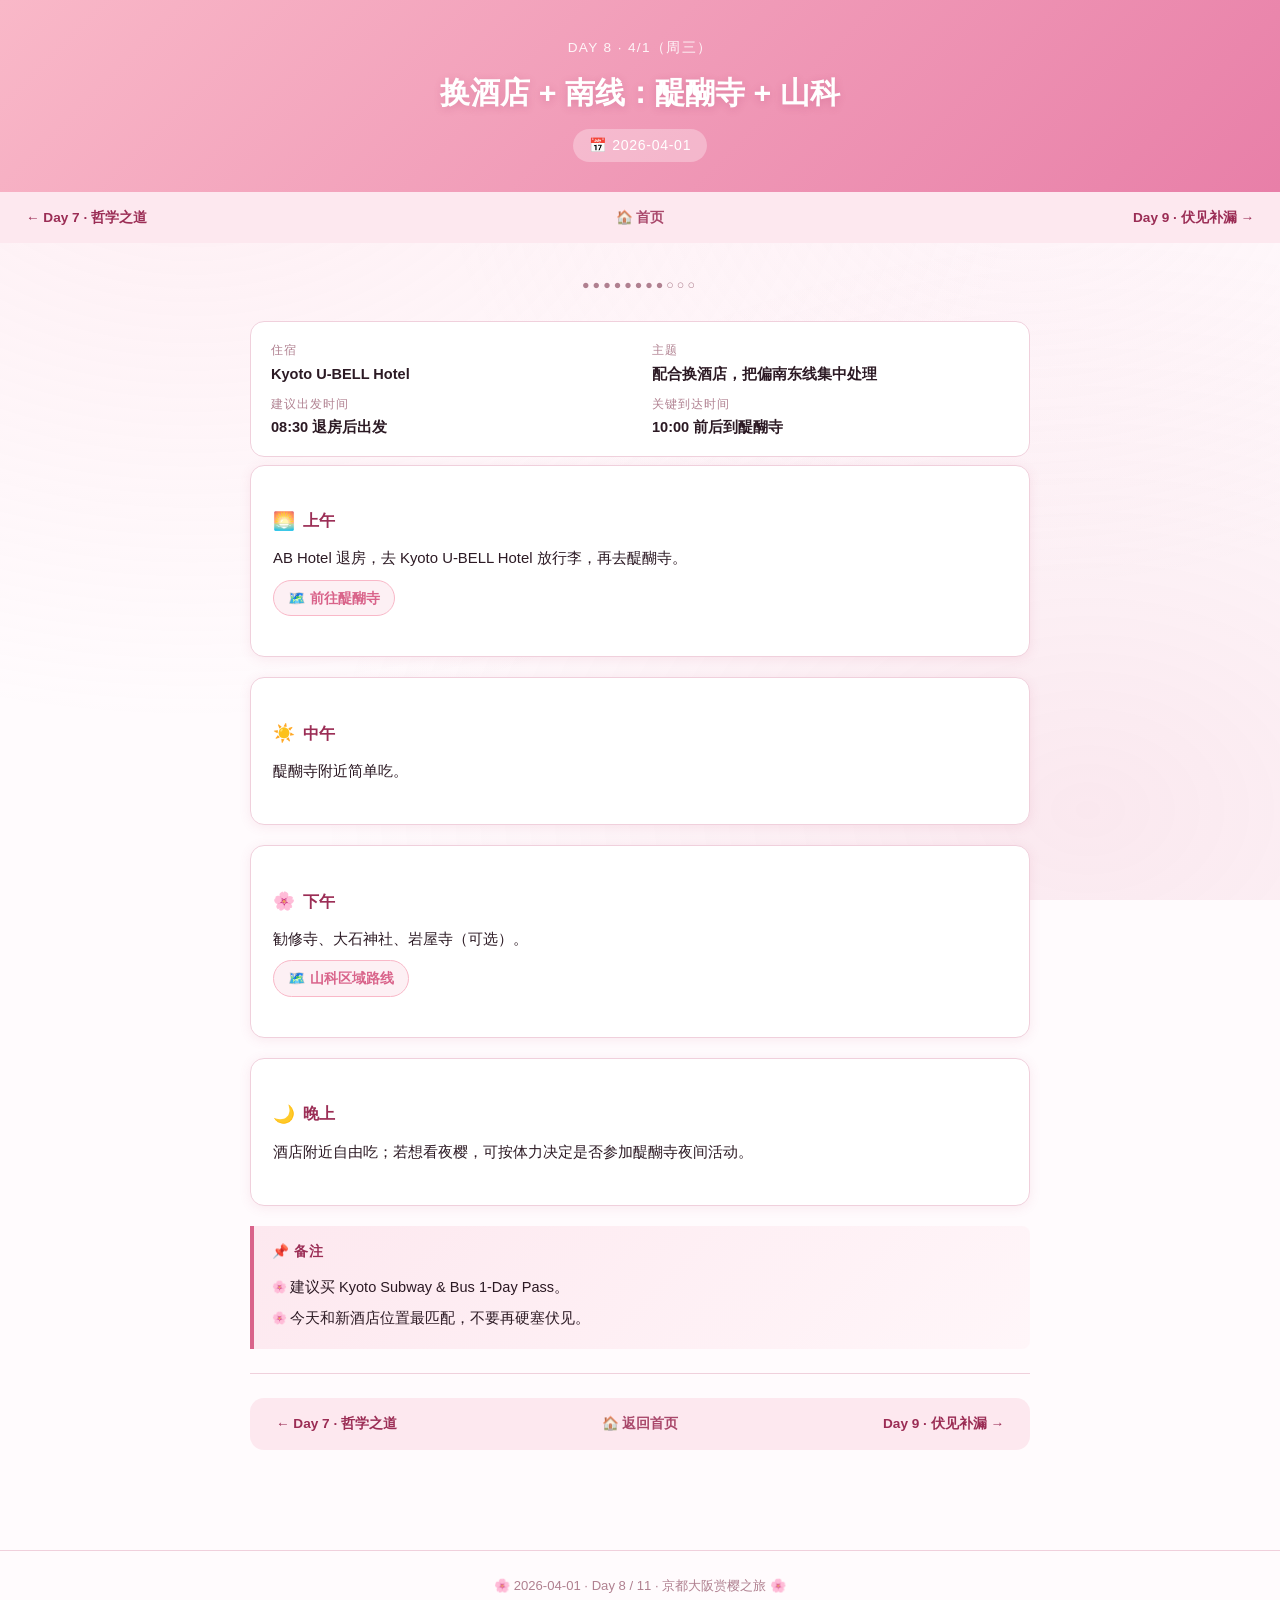
<file: site/days/day-08-2026-04-01.html>
<!DOCTYPE html>
<html lang="zh-CN">
<head>
  <meta charset="UTF-8" />
  <meta name="viewport" content="width=device-width, initial-scale=1.0" />
  <title>Day 8 · 4/1（周三） · 换酒店 + 南线：醍醐寺 + 山科 🌸</title>
  <link rel="stylesheet" href="../style.css" />
</head>
<body>

  <!-- ── Day Hero ── -->
  <header class="day-hero">
    <div class="day-label">Day 8 · 4/1（周三）</div>
    <h1>换酒店 + 南线：醍醐寺 + 山科</h1>
    <div class="day-date-badge">📅 2026-04-01</div>
  </header>

  <!-- ── Nav bar ── -->
  <nav class="nav-bar">
    <a href="day-07-2026-03-31.html">← Day 7 · 哲学之道</a>
    <a href="../index.html" class="home-link">🏠 首页</a>
    <a href="day-09-2026-04-02.html">Day 9 · 伏见补漏 →</a>
  </nav>

  <div class="container">

    <!-- Progress -->
    <p style="font-size:0.78rem; color:var(--text-light); text-align:center; margin-bottom:20px; letter-spacing:3px;">●●●●●●●●○○○</p>

    <!-- Summary -->
    <div class="summary-block">
      <div class="summary-item">
        <div class="label">住宿</div>
        <div class="value">Kyoto U-BELL Hotel</div>
      </div>
      <div class="summary-item">
        <div class="label">主题</div>
        <div class="value">配合换酒店，把偏南东线集中处理</div>
      </div>
      <div class="summary-item">
        <div class="label">建议出发时间</div>
        <div class="value">08:30 退房后出发</div>
      </div>
      <div class="summary-item">
        <div class="label">关键到达时间</div>
        <div class="value">10:00 前后到醍醐寺</div>
      </div>
    </div>

    <!-- ── Morning ── -->
    <div class="card">
      <div class="time-section">
        <h3><span class="emoji">🌅</span> 上午</h3>
        <p>AB Hotel 退房，去 Kyoto U-BELL Hotel 放行李，再去醍醐寺。</p>
        <a class="map-link" href="https://www.google.com/maps/dir/?api=1&origin=Kyoto+U-BELL+Hotel&destination=Daigo-ji,+Kyoto&travelmode=transit" target="_blank" rel="noopener">
          🗺️ 前往醍醐寺
        </a>
      </div>
    </div>

    <!-- ── Noon ── -->
    <div class="card">
      <div class="time-section">
        <h3><span class="emoji">☀️</span> 中午</h3>
        <p>醍醐寺附近简单吃。</p>
      </div>
    </div>

    <!-- ── Afternoon ── -->
    <div class="card">
      <div class="time-section">
        <h3><span class="emoji">🌸</span> 下午</h3>
        <p>勧修寺、大石神社、岩屋寺（可选）。</p>
        <a class="map-link" href="https://www.google.com/maps/dir/?api=1&origin=Daigo-ji,+Kyoto&destination=Iwaya-dera,+Kyoto&travelmode=transit&waypoints=Kaju-ji%7COishi+Shrine,+Kyoto" target="_blank" rel="noopener">
          🗺️ 山科区域路线
        </a>
      </div>
    </div>

    <!-- ── Evening ── -->
    <div class="card">
      <div class="time-section">
        <h3><span class="emoji">🌙</span> 晚上</h3>
        <p>酒店附近自由吃；若想看夜樱，可按体力决定是否参加醍醐寺夜间活动。</p>
      </div>
    </div>

    <!-- ── Notes ── -->
    <div class="notes-block">
      <h3>📌 备注</h3>
      <ul>
        <li>建议买 Kyoto Subway &amp; Bus 1-Day Pass。</li>
<li>今天和新酒店位置最匹配，不要再硬塞伏见。</li>
      </ul>
    </div>

    <!-- ── Bottom nav ── -->
    <hr class="divider" />
    <nav class="nav-bar" style="border-radius:var(--radius);">
      <a href="day-07-2026-03-31.html">← Day 7 · 哲学之道</a>
      <a href="../index.html" class="home-link">🏠 返回首页</a>
      <a href="day-09-2026-04-02.html">Day 9 · 伏见补漏 →</a>
    </nav>

  </div><!-- /.container -->

  <footer class="site-footer">
    🌸 2026-04-01 · Day 8 / 11 · 京都大阪赏樱之旅 🌸
  </footer>

</body>
</html>
</file>
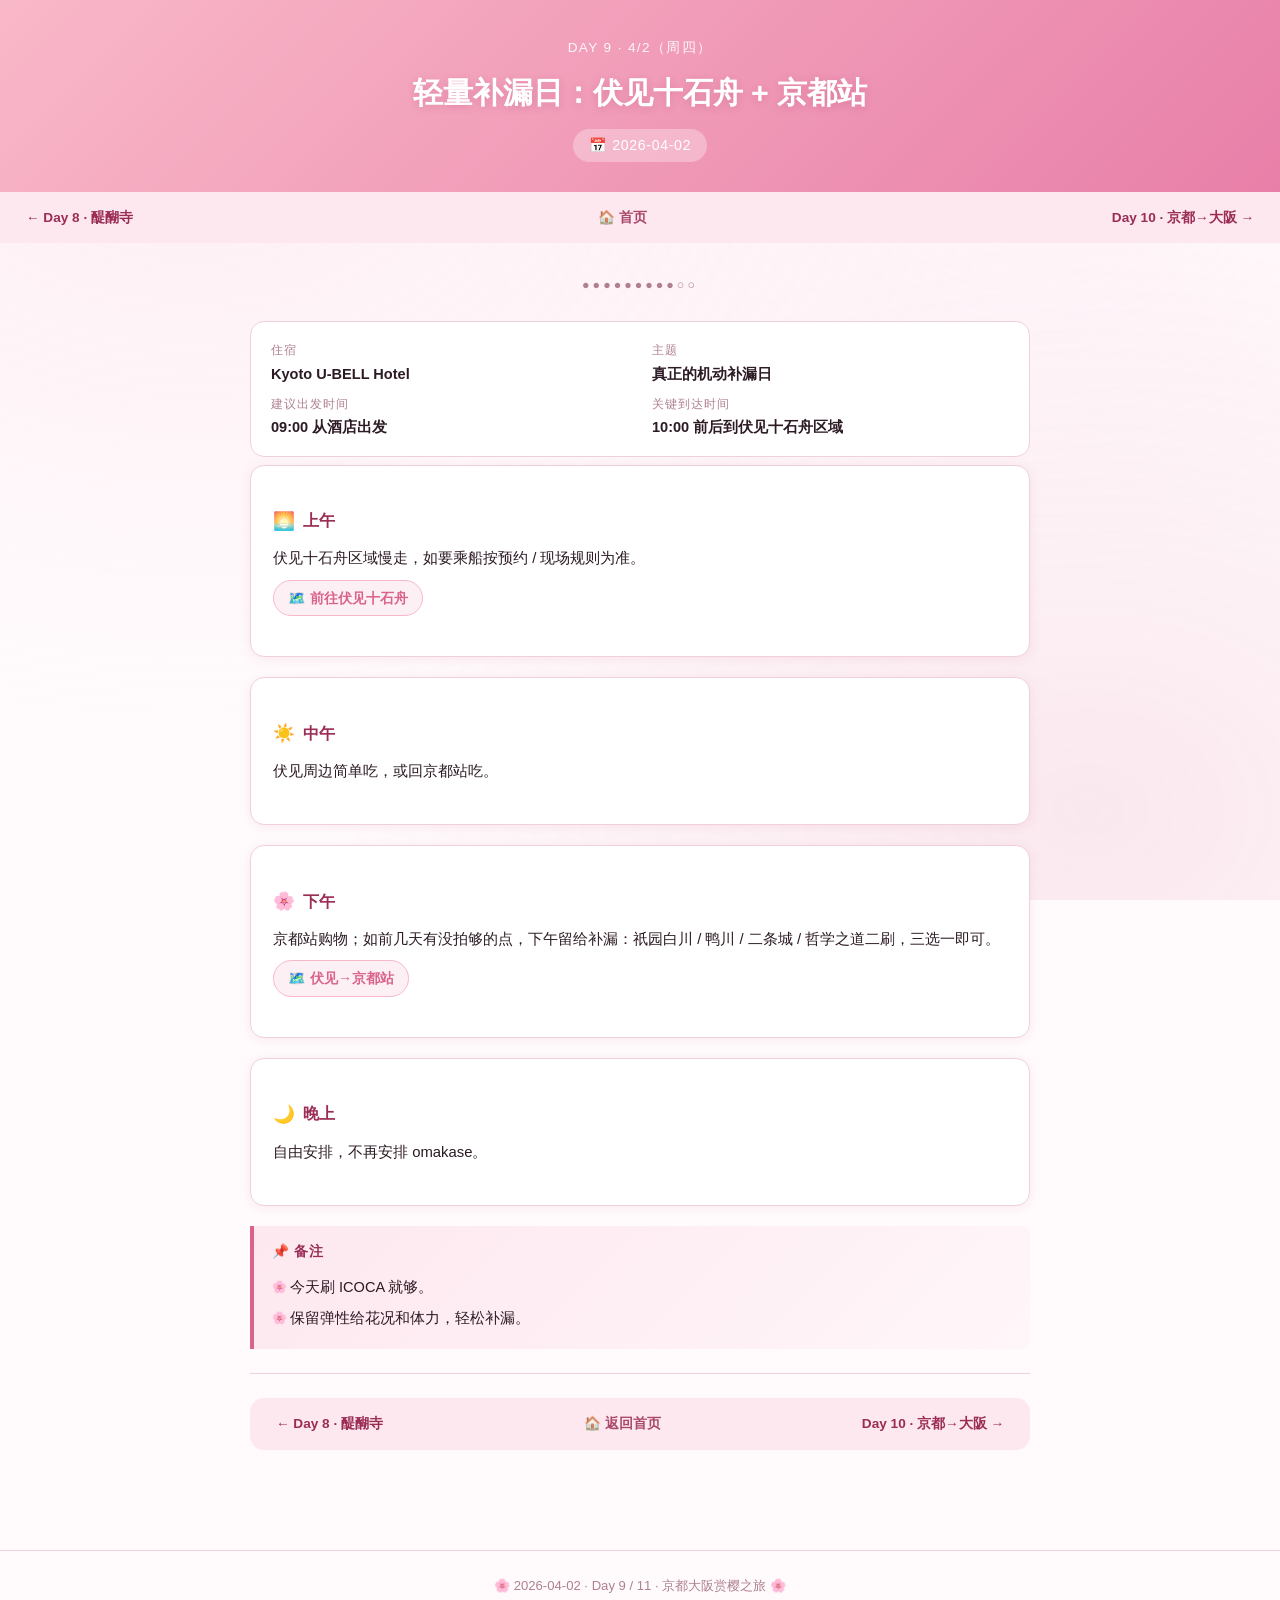
<file: site/days/day-09-2026-04-02.html>
<!DOCTYPE html>
<html lang="zh-CN">
<head>
  <meta charset="UTF-8" />
  <meta name="viewport" content="width=device-width, initial-scale=1.0" />
  <title>Day 9 · 4/2（周四） · 轻量补漏日：伏见十石舟 + 京都站 🌸</title>
  <link rel="stylesheet" href="../style.css" />
</head>
<body>

  <!-- ── Day Hero ── -->
  <header class="day-hero">
    <div class="day-label">Day 9 · 4/2（周四）</div>
    <h1>轻量补漏日：伏见十石舟 + 京都站</h1>
    <div class="day-date-badge">📅 2026-04-02</div>
  </header>

  <!-- ── Nav bar ── -->
  <nav class="nav-bar">
    <a href="day-08-2026-04-01.html">← Day 8 · 醍醐寺</a>
    <a href="../index.html" class="home-link">🏠 首页</a>
    <a href="day-10-2026-04-03.html">Day 10 · 京都→大阪 →</a>
  </nav>

  <div class="container">

    <!-- Progress -->
    <p style="font-size:0.78rem; color:var(--text-light); text-align:center; margin-bottom:20px; letter-spacing:3px;">●●●●●●●●●○○</p>

    <!-- Summary -->
    <div class="summary-block">
      <div class="summary-item">
        <div class="label">住宿</div>
        <div class="value">Kyoto U-BELL Hotel</div>
      </div>
      <div class="summary-item">
        <div class="label">主题</div>
        <div class="value">真正的机动补漏日</div>
      </div>
      <div class="summary-item">
        <div class="label">建议出发时间</div>
        <div class="value">09:00 从酒店出发</div>
      </div>
      <div class="summary-item">
        <div class="label">关键到达时间</div>
        <div class="value">10:00 前后到伏见十石舟区域</div>
      </div>
    </div>

    <!-- ── Morning ── -->
    <div class="card">
      <div class="time-section">
        <h3><span class="emoji">🌅</span> 上午</h3>
        <p>伏见十石舟区域慢走，如要乘船按预约 / 现场规则为准。</p>
        <a class="map-link" href="https://www.google.com/maps/dir/?api=1&origin=Kyoto+U-BELL+Hotel&destination=Fushimi+Jikkokubune,+Kyoto&travelmode=transit" target="_blank" rel="noopener">
          🗺️ 前往伏见十石舟
        </a>
      </div>
    </div>

    <!-- ── Noon ── -->
    <div class="card">
      <div class="time-section">
        <h3><span class="emoji">☀️</span> 中午</h3>
        <p>伏见周边简单吃，或回京都站吃。</p>
      </div>
    </div>

    <!-- ── Afternoon ── -->
    <div class="card">
      <div class="time-section">
        <h3><span class="emoji">🌸</span> 下午</h3>
        <p>京都站购物；如前几天有没拍够的点，下午留给补漏：祇园白川 / 鸭川 / 二条城 / 哲学之道二刷，三选一即可。</p>
        <a class="map-link" href="https://www.google.com/maps/dir/?api=1&origin=Fushimi+Jikkokubune,+Kyoto&destination=Kyoto+Station&travelmode=transit" target="_blank" rel="noopener">
          🗺️ 伏见→京都站
        </a>
      </div>
    </div>

    <!-- ── Evening ── -->
    <div class="card">
      <div class="time-section">
        <h3><span class="emoji">🌙</span> 晚上</h3>
        <p>自由安排，不再安排 omakase。</p>
      </div>
    </div>

    <!-- ── Notes ── -->
    <div class="notes-block">
      <h3>📌 备注</h3>
      <ul>
        <li>今天刷 ICOCA 就够。</li>
<li>保留弹性给花况和体力，轻松补漏。</li>
      </ul>
    </div>

    <!-- ── Bottom nav ── -->
    <hr class="divider" />
    <nav class="nav-bar" style="border-radius:var(--radius);">
      <a href="day-08-2026-04-01.html">← Day 8 · 醍醐寺</a>
      <a href="../index.html" class="home-link">🏠 返回首页</a>
      <a href="day-10-2026-04-03.html">Day 10 · 京都→大阪 →</a>
    </nav>

  </div><!-- /.container -->

  <footer class="site-footer">
    🌸 2026-04-02 · Day 9 / 11 · 京都大阪赏樱之旅 🌸
  </footer>

</body>
</html>
</file>
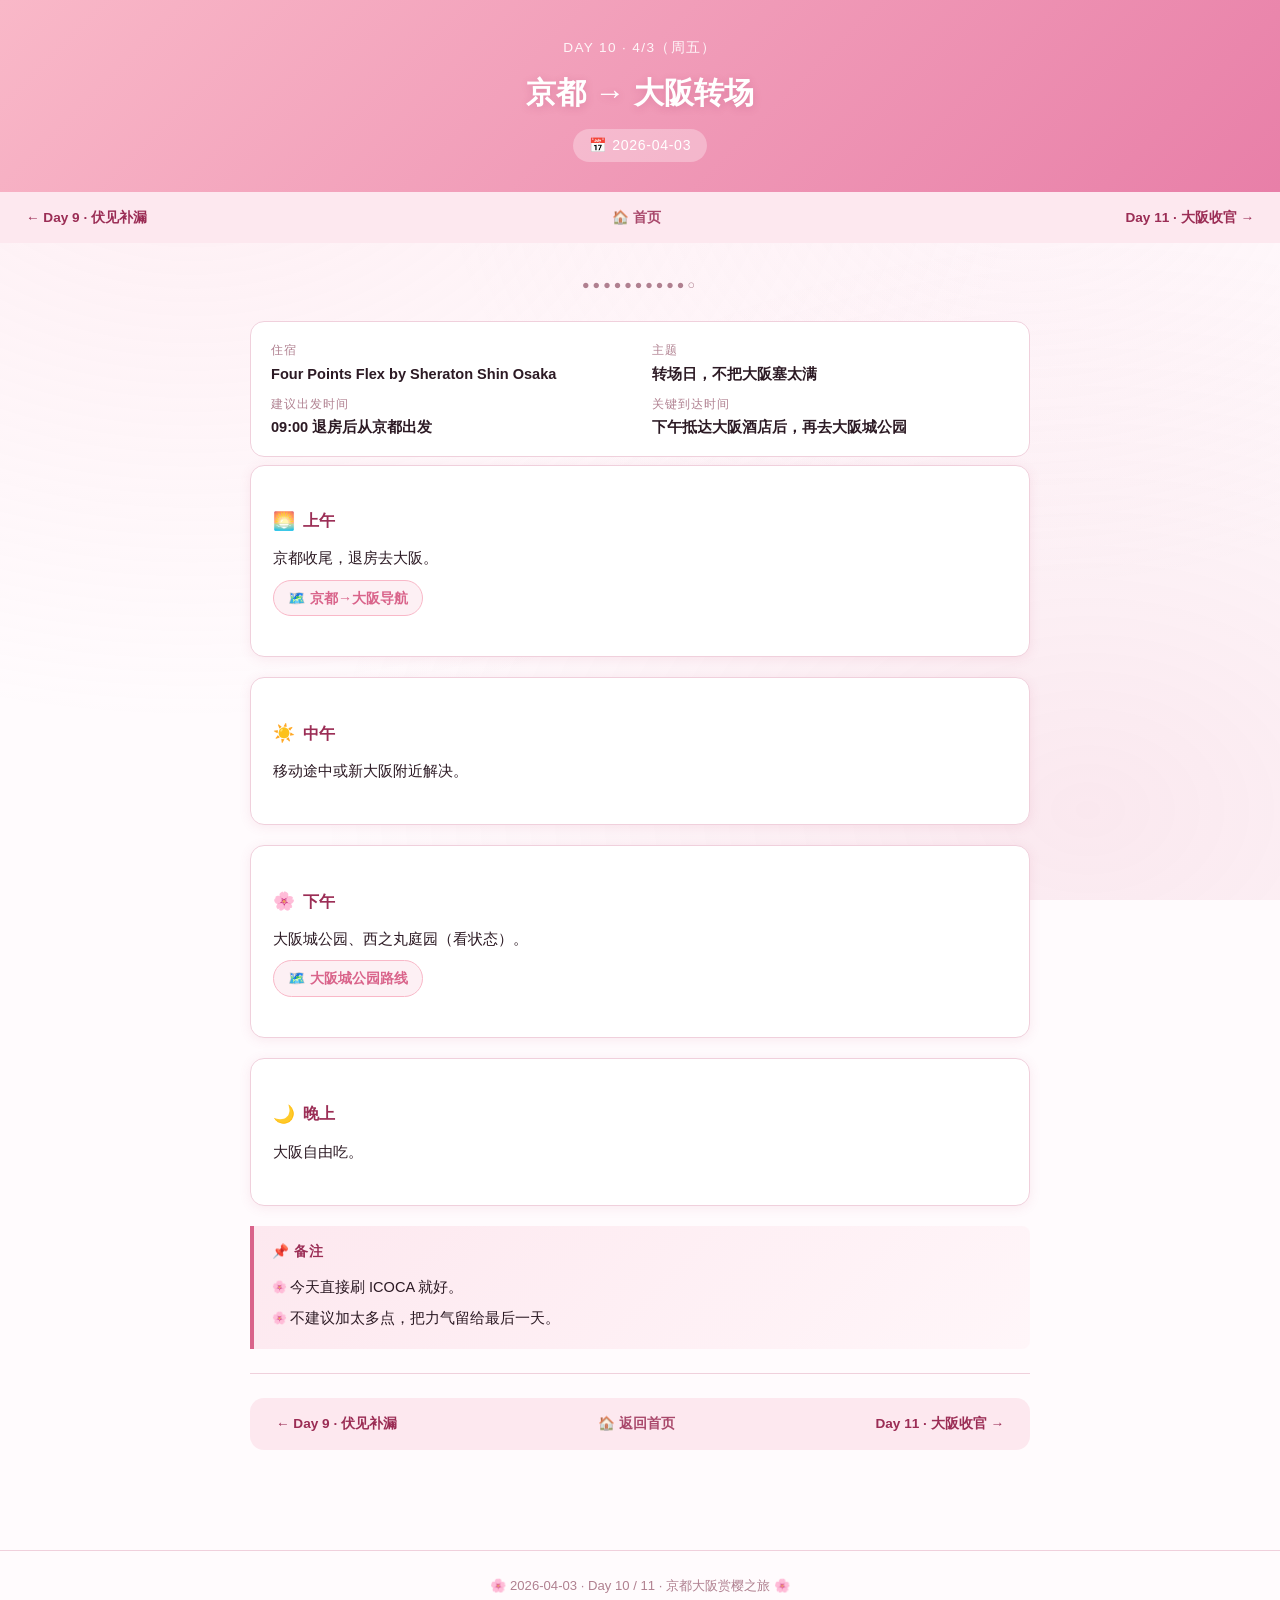
<file: site/days/day-10-2026-04-03.html>
<!DOCTYPE html>
<html lang="zh-CN">
<head>
  <meta charset="UTF-8" />
  <meta name="viewport" content="width=device-width, initial-scale=1.0" />
  <title>Day 10 · 4/3（周五） · 京都 → 大阪转场 🌸</title>
  <link rel="stylesheet" href="../style.css" />
</head>
<body>

  <!-- ── Day Hero ── -->
  <header class="day-hero">
    <div class="day-label">Day 10 · 4/3（周五）</div>
    <h1>京都 → 大阪转场</h1>
    <div class="day-date-badge">📅 2026-04-03</div>
  </header>

  <!-- ── Nav bar ── -->
  <nav class="nav-bar">
    <a href="day-09-2026-04-02.html">← Day 9 · 伏见补漏</a>
    <a href="../index.html" class="home-link">🏠 首页</a>
    <a href="day-11-2026-04-04.html">Day 11 · 大阪收官 →</a>
  </nav>

  <div class="container">

    <!-- Progress -->
    <p style="font-size:0.78rem; color:var(--text-light); text-align:center; margin-bottom:20px; letter-spacing:3px;">●●●●●●●●●●○</p>

    <!-- Summary -->
    <div class="summary-block">
      <div class="summary-item">
        <div class="label">住宿</div>
        <div class="value">Four Points Flex by Sheraton Shin Osaka</div>
      </div>
      <div class="summary-item">
        <div class="label">主题</div>
        <div class="value">转场日，不把大阪塞太满</div>
      </div>
      <div class="summary-item">
        <div class="label">建议出发时间</div>
        <div class="value">09:00 退房后从京都出发</div>
      </div>
      <div class="summary-item">
        <div class="label">关键到达时间</div>
        <div class="value">下午抵达大阪酒店后，再去大阪城公园</div>
      </div>
    </div>

    <!-- ── Morning ── -->
    <div class="card">
      <div class="time-section">
        <h3><span class="emoji">🌅</span> 上午</h3>
        <p>京都收尾，退房去大阪。</p>
        <a class="map-link" href="https://www.google.com/maps/dir/?api=1&origin=Kyoto+U-BELL+Hotel&destination=Four+Points+Flex+by+Sheraton+Shin+Osaka&travelmode=transit" target="_blank" rel="noopener">
          🗺️ 京都→大阪导航
        </a>
      </div>
    </div>

    <!-- ── Noon ── -->
    <div class="card">
      <div class="time-section">
        <h3><span class="emoji">☀️</span> 中午</h3>
        <p>移动途中或新大阪附近解决。</p>
      </div>
    </div>

    <!-- ── Afternoon ── -->
    <div class="card">
      <div class="time-section">
        <h3><span class="emoji">🌸</span> 下午</h3>
        <p>大阪城公园、西之丸庭园（看状态）。</p>
        <a class="map-link" href="https://www.google.com/maps/dir/?api=1&origin=Four+Points+Flex+by+Sheraton+Shin+Osaka&destination=Osaka+Castle+Park&travelmode=transit&waypoints=Nishinomaru+Garden" target="_blank" rel="noopener">
          🗺️ 大阪城公园路线
        </a>
      </div>
    </div>

    <!-- ── Evening ── -->
    <div class="card">
      <div class="time-section">
        <h3><span class="emoji">🌙</span> 晚上</h3>
        <p>大阪自由吃。</p>
      </div>
    </div>

    <!-- ── Notes ── -->
    <div class="notes-block">
      <h3>📌 备注</h3>
      <ul>
        <li>今天直接刷 ICOCA 就好。</li>
<li>不建议加太多点，把力气留给最后一天。</li>
      </ul>
    </div>

    <!-- ── Bottom nav ── -->
    <hr class="divider" />
    <nav class="nav-bar" style="border-radius:var(--radius);">
      <a href="day-09-2026-04-02.html">← Day 9 · 伏见补漏</a>
      <a href="../index.html" class="home-link">🏠 返回首页</a>
      <a href="day-11-2026-04-04.html">Day 11 · 大阪收官 →</a>
    </nav>

  </div><!-- /.container -->

  <footer class="site-footer">
    🌸 2026-04-03 · Day 10 / 11 · 京都大阪赏樱之旅 🌸
  </footer>

</body>
</html>
</file>
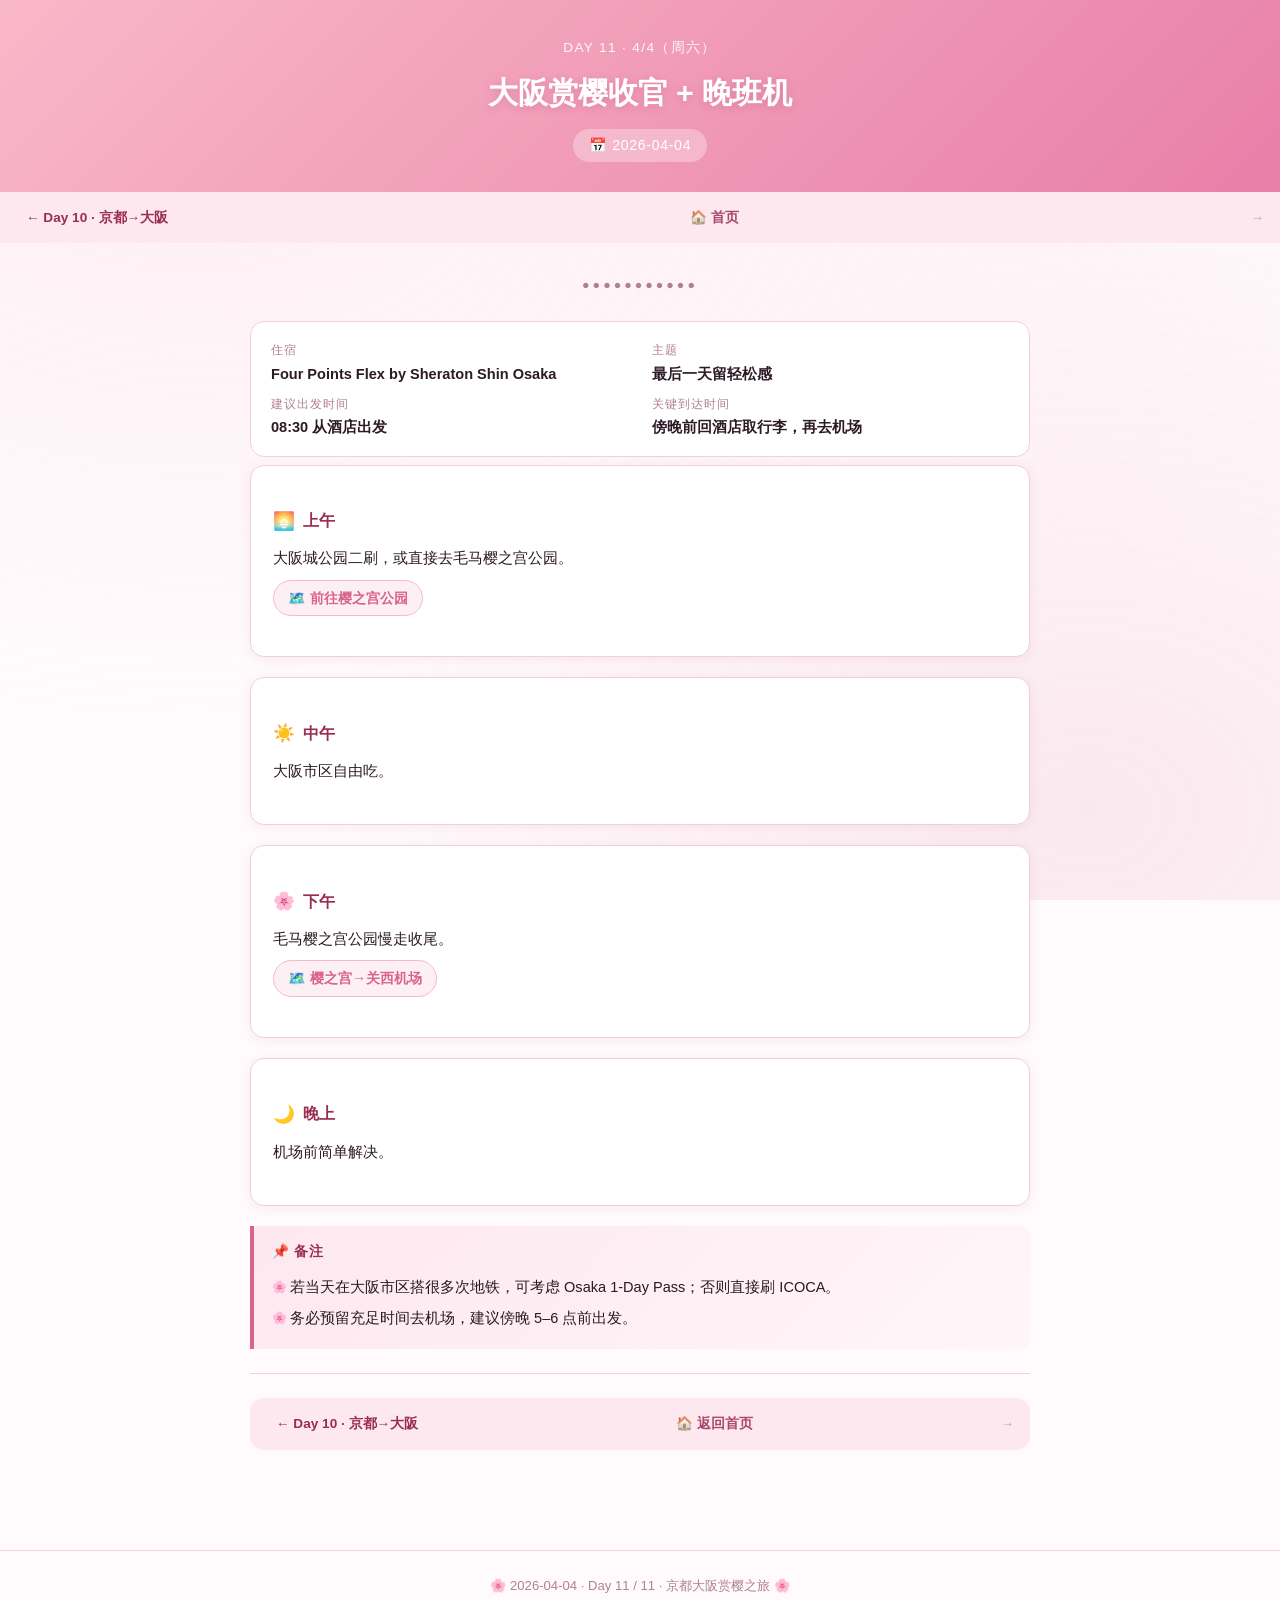
<file: site/days/day-11-2026-04-04.html>
<!DOCTYPE html>
<html lang="zh-CN">
<head>
  <meta charset="UTF-8" />
  <meta name="viewport" content="width=device-width, initial-scale=1.0" />
  <title>Day 11 · 4/4（周六） · 大阪赏樱收官 + 晚班机 🌸</title>
  <link rel="stylesheet" href="../style.css" />
</head>
<body>

  <!-- ── Day Hero ── -->
  <header class="day-hero">
    <div class="day-label">Day 11 · 4/4（周六）</div>
    <h1>大阪赏樱收官 + 晚班机</h1>
    <div class="day-date-badge">📅 2026-04-04</div>
  </header>

  <!-- ── Nav bar ── -->
  <nav class="nav-bar">
    <a href="day-10-2026-04-03.html">← Day 10 · 京都→大阪</a>
    <a href="../index.html" class="home-link">🏠 首页</a>
    <span style="opacity:0.3">→</span>
  </nav>

  <div class="container">

    <!-- Progress -->
    <p style="font-size:0.78rem; color:var(--text-light); text-align:center; margin-bottom:20px; letter-spacing:3px;">●●●●●●●●●●●</p>

    <!-- Summary -->
    <div class="summary-block">
      <div class="summary-item">
        <div class="label">住宿</div>
        <div class="value">Four Points Flex by Sheraton Shin Osaka</div>
      </div>
      <div class="summary-item">
        <div class="label">主题</div>
        <div class="value">最后一天留轻松感</div>
      </div>
      <div class="summary-item">
        <div class="label">建议出发时间</div>
        <div class="value">08:30 从酒店出发</div>
      </div>
      <div class="summary-item">
        <div class="label">关键到达时间</div>
        <div class="value">傍晚前回酒店取行李，再去机场</div>
      </div>
    </div>

    <!-- ── Morning ── -->
    <div class="card">
      <div class="time-section">
        <h3><span class="emoji">🌅</span> 上午</h3>
        <p>大阪城公园二刷，或直接去毛马樱之宫公园。</p>
        <a class="map-link" href="https://www.google.com/maps/dir/?api=1&origin=Four+Points+Flex+by+Sheraton+Shin+Osaka&destination=Kema+Sakuranomiya+Park,+Osaka&travelmode=transit&waypoints=Osaka+Castle+Park" target="_blank" rel="noopener">
          🗺️ 前往樱之宫公园
        </a>
      </div>
    </div>

    <!-- ── Noon ── -->
    <div class="card">
      <div class="time-section">
        <h3><span class="emoji">☀️</span> 中午</h3>
        <p>大阪市区自由吃。</p>
      </div>
    </div>

    <!-- ── Afternoon ── -->
    <div class="card">
      <div class="time-section">
        <h3><span class="emoji">🌸</span> 下午</h3>
        <p>毛马樱之宫公园慢走收尾。</p>
        <a class="map-link" href="https://www.google.com/maps/dir/?api=1&origin=Kema+Sakuranomiya+Park,+Osaka&destination=Kansai+International+Airport&travelmode=transit" target="_blank" rel="noopener">
          🗺️ 樱之宫→关西机场
        </a>
      </div>
    </div>

    <!-- ── Evening ── -->
    <div class="card">
      <div class="time-section">
        <h3><span class="emoji">🌙</span> 晚上</h3>
        <p>机场前简单解决。</p>
      </div>
    </div>

    <!-- ── Notes ── -->
    <div class="notes-block">
      <h3>📌 备注</h3>
      <ul>
        <li>若当天在大阪市区搭很多次地铁，可考虑 Osaka 1-Day Pass；否则直接刷 ICOCA。</li>
<li>务必预留充足时间去机场，建议傍晚 5–6 点前出发。</li>
      </ul>
    </div>

    <!-- ── Bottom nav ── -->
    <hr class="divider" />
    <nav class="nav-bar" style="border-radius:var(--radius);">
      <a href="day-10-2026-04-03.html">← Day 10 · 京都→大阪</a>
      <a href="../index.html" class="home-link">🏠 返回首页</a>
      <span style="opacity:0.3">→</span>
    </nav>

  </div><!-- /.container -->

  <footer class="site-footer">
    🌸 2026-04-04 · Day 11 / 11 · 京都大阪赏樱之旅 🌸
  </footer>

</body>
</html>
</file>
<file: site/style.css>
/* ===== Sakura Travel Website — Stylesheet ===== */

:root {
  --sakura-pink: #f9b8c8;
  --sakura-deep: #d9638a;
  --sakura-dark: #9b2d55;
  --sakura-light: #fde8ef;
  --sakura-petal: #fdf0f4;
  --leaf-green: #7aaf7a;
  --text-main: #2c1a24;
  --text-muted: #7a5a68;
  --text-light: #b08090;
  --bg-page: #fffbfd;
  --bg-card: #ffffff;
  --border: #f0d0dc;
  --shadow: rgba(200, 80, 120, 0.10);
  --radius: 14px;
  --radius-sm: 8px;
}

* { box-sizing: border-box; margin: 0; padding: 0; }

body {
  font-family: 'PingFang SC', 'Hiragino Sans GB', 'Noto Sans SC', 'Microsoft YaHei', sans-serif;
  background: var(--bg-page);
  color: var(--text-main);
  line-height: 1.75;
  min-height: 100vh;
}

/* ── Petals background decoration ── */
body::before {
  content: '';
  position: fixed;
  top: 0; left: 0; right: 0; bottom: 0;
  background-image:
    radial-gradient(ellipse at 15% 10%, rgba(249,184,200,0.18) 0%, transparent 55%),
    radial-gradient(ellipse at 85% 90%, rgba(217,99,138,0.12) 0%, transparent 50%),
    radial-gradient(ellipse at 80% 20%, rgba(249,200,218,0.15) 0%, transparent 40%);
  pointer-events: none;
  z-index: 0;
}

/* ── Header ── */
.site-header {
  position: relative;
  z-index: 1;
  background: linear-gradient(135deg, #f9b8c8 0%, #f5a0bc 40%, #e87fa8 100%);
  color: white;
  text-align: center;
  padding: 48px 20px 40px;
  box-shadow: 0 4px 20px rgba(200,80,130,0.25);
  overflow: hidden;
}

.site-header::before {
  content: '🌸 🌸 🌸 🌸 🌸';
  position: absolute;
  top: 10px; left: 50%;
  transform: translateX(-50%);
  font-size: 22px;
  opacity: 0.55;
  letter-spacing: 12px;
}
.site-header::after {
  content: '🌸 🌸 🌸 🌸 🌸';
  position: absolute;
  bottom: 10px; left: 50%;
  transform: translateX(-50%);
  font-size: 18px;
  opacity: 0.45;
  letter-spacing: 8px;
}

.site-header h1 {
  font-size: clamp(1.5rem, 5vw, 2.4rem);
  font-weight: 700;
  letter-spacing: 0.04em;
  text-shadow: 0 2px 8px rgba(150,30,80,0.25);
  position: relative;
}

.site-header .trip-meta {
  margin-top: 10px;
  font-size: 0.95rem;
  opacity: 0.92;
  letter-spacing: 0.06em;
  position: relative;
}

/* ── Main container ── */
.container {
  max-width: 820px;
  margin: 0 auto;
  padding: 32px 20px 60px;
  position: relative;
  z-index: 1;
}

/* ── Auto-jump status box ── */
.auto-jump-box {
  background: linear-gradient(135deg, #fde8ef, #fdf4f7);
  border: 1.5px solid var(--sakura-pink);
  border-radius: var(--radius);
  padding: 14px 18px;
  margin-bottom: 28px;
  font-size: 0.92rem;
  color: var(--sakura-dark);
  display: flex;
  align-items: center;
  gap: 10px;
}
.auto-jump-box .icon { font-size: 1.3rem; flex-shrink: 0; }

/* ── Section title ── */
h2.section-title {
  font-size: 1.1rem;
  font-weight: 700;
  color: var(--sakura-dark);
  border-left: 4px solid var(--sakura-deep);
  padding-left: 12px;
  margin: 36px 0 16px;
  letter-spacing: 0.03em;
}

/* ── Day navigation grid ── */
.day-grid {
  display: grid;
  grid-template-columns: 1fr;
  gap: 10px;
  margin-bottom: 8px;
}

.day-card {
  display: block;
  background: var(--bg-card);
  border: 1.5px solid var(--border);
  border-radius: var(--radius-sm);
  padding: 14px 18px;
  text-decoration: none;
  color: var(--text-main);
  transition: all 0.2s ease;
  position: relative;
  overflow: hidden;
}

.day-card::before {
  content: '';
  position: absolute;
  left: 0; top: 0; bottom: 0;
  width: 4px;
  background: linear-gradient(180deg, var(--sakura-pink), var(--sakura-deep));
  border-radius: 4px 0 0 4px;
}

.day-card:hover {
  border-color: var(--sakura-deep);
  box-shadow: 0 4px 16px var(--shadow);
  transform: translateY(-2px);
  background: var(--sakura-petal);
}

.day-card .day-num {
  font-size: 0.78rem;
  color: var(--sakura-deep);
  font-weight: 700;
  letter-spacing: 0.08em;
  text-transform: uppercase;
  margin-bottom: 2px;
}

.day-card .day-title {
  font-size: 0.97rem;
  font-weight: 600;
  line-height: 1.45;
}

.day-card .day-date {
  font-size: 0.8rem;
  color: var(--text-muted);
  margin-top: 2px;
}

/* ── Info tables (bookings, tickets) ── */
.info-table {
  width: 100%;
  border-collapse: collapse;
  margin-top: 4px;
  font-size: 0.92rem;
}

.info-table td {
  padding: 9px 12px;
  border-bottom: 1px solid #f5e0e8;
  vertical-align: top;
}

.info-table tr:last-child td { border-bottom: none; }

.info-table td:first-child {
  color: var(--sakura-deep);
  font-weight: 600;
  white-space: nowrap;
  width: 130px;
}

.info-table tr:hover td { background: var(--sakura-petal); }

/* ── Card / panel ── */
.card {
  background: var(--bg-card);
  border: 1.5px solid var(--border);
  border-radius: var(--radius);
  padding: 20px 22px;
  margin-bottom: 20px;
  box-shadow: 0 2px 12px var(--shadow);
}

/* ── Ticket tag ── */
.tag {
  display: inline-block;
  background: var(--sakura-light);
  color: var(--sakura-dark);
  font-size: 0.78rem;
  font-weight: 600;
  border-radius: 20px;
  padding: 2px 10px;
  margin-right: 4px;
  margin-bottom: 4px;
}

.tag.green {
  background: #e8f5e9;
  color: #2e7d32;
}

/* ── Day detail page ── */
.day-hero {
  background: linear-gradient(135deg, #f9b8c8 0%, #e87fa8 100%);
  color: white;
  padding: 36px 20px 30px;
  text-align: center;
  position: relative;
  z-index: 1;
  box-shadow: 0 4px 20px rgba(200,80,130,0.25);
}

.day-hero .day-label {
  font-size: 0.85rem;
  opacity: 0.9;
  letter-spacing: 0.1em;
  margin-bottom: 6px;
  text-transform: uppercase;
}

.day-hero h1 {
  font-size: clamp(1.2rem, 4.5vw, 1.9rem);
  font-weight: 700;
  text-shadow: 0 2px 8px rgba(150,30,80,0.2);
}

.day-hero .day-date-badge {
  display: inline-block;
  margin-top: 10px;
  background: rgba(255,255,255,0.3);
  border-radius: 20px;
  padding: 4px 16px;
  font-size: 0.88rem;
  letter-spacing: 0.05em;
}

/* ── Nav breadcrumb ── */
.nav-bar {
  display: flex;
  align-items: center;
  justify-content: space-between;
  background: var(--sakura-light);
  padding: 10px 16px;
  font-size: 0.85rem;
  position: relative;
  z-index: 1;
  gap: 6px;
}

.nav-bar a {
  color: var(--sakura-dark);
  text-decoration: none;
  font-weight: 600;
  white-space: nowrap;
  padding: 4px 10px;
  border-radius: 20px;
  transition: background 0.15s;
}

.nav-bar a:hover { background: var(--sakura-pink); }

.nav-bar .home-link {
  color: var(--sakura-dark);
  opacity: 0.85;
}

/* ── Summary info block ── */
.summary-block {
  background: var(--bg-card);
  border: 1.5px solid var(--border);
  border-radius: var(--radius);
  padding: 18px 20px;
  margin: 24px 0 8px;
  display: grid;
  grid-template-columns: 1fr 1fr;
  gap: 10px 24px;
  font-size: 0.91rem;
}

.summary-item .label {
  font-size: 0.76rem;
  color: var(--text-light);
  text-transform: uppercase;
  letter-spacing: 0.08em;
  margin-bottom: 2px;
}

.summary-item .value {
  font-weight: 600;
  color: var(--text-main);
  line-height: 1.4;
}

/* ── Time section ── */
.time-section {
  margin: 20px 0;
}

.time-section h3 {
  font-size: 1rem;
  font-weight: 700;
  color: var(--sakura-dark);
  margin-bottom: 10px;
  display: flex;
  align-items: center;
  gap: 8px;
}

.time-section h3 .emoji { font-size: 1.1rem; }

.time-section p {
  font-size: 0.93rem;
  color: var(--text-main);
  line-height: 1.7;
}

.map-link {
  display: inline-flex;
  align-items: center;
  gap: 6px;
  margin-top: 8px;
  color: var(--sakura-deep);
  text-decoration: none;
  font-size: 0.88rem;
  font-weight: 600;
  border: 1.5px solid var(--sakura-pink);
  padding: 5px 14px;
  border-radius: 20px;
  background: var(--sakura-petal);
  transition: all 0.2s;
}

.map-link:hover {
  background: var(--sakura-pink);
  color: var(--sakura-dark);
}

/* ── Notes block ── */
.notes-block {
  background: linear-gradient(135deg, #fde8ef, #fff6f9);
  border-left: 4px solid var(--sakura-deep);
  border-radius: 0 var(--radius-sm) var(--radius-sm) 0;
  padding: 14px 18px;
  margin: 18px 0;
  font-size: 0.91rem;
}

.notes-block h3 {
  font-size: 0.85rem;
  color: var(--sakura-dark);
  font-weight: 700;
  text-transform: uppercase;
  letter-spacing: 0.06em;
  margin-bottom: 8px;
}

.notes-block ul {
  list-style: none;
  padding: 0;
}

.notes-block ul li {
  padding: 3px 0;
  padding-left: 18px;
  position: relative;
  color: var(--text-main);
}

.notes-block ul li::before {
  content: '🌸';
  position: absolute;
  left: 0;
  font-size: 0.75rem;
  top: 5px;
}

/* ── Booking badge ── */
.booked-badge {
  display: inline-block;
  background: #e8f5e9;
  color: #2e7d32;
  font-size: 0.76rem;
  font-weight: 700;
  border-radius: 4px;
  padding: 1px 7px;
  margin-left: 6px;
  vertical-align: middle;
}

/* ── Footer ── */
.site-footer {
  text-align: center;
  padding: 24px;
  font-size: 0.82rem;
  color: var(--text-light);
  position: relative;
  z-index: 1;
  border-top: 1px solid var(--border);
  margin-top: 40px;
}

/* ── Divider ── */
.divider {
  border: none;
  border-top: 1px solid var(--border);
  margin: 24px 0;
}

/* ── Responsive ── */
@media (max-width: 560px) {
  .summary-block {
    grid-template-columns: 1fr;
    gap: 8px;
  }
  .nav-bar {
    font-size: 0.8rem;
    padding: 8px 10px;
  }
  .info-table td:first-child {
    width: 110px;
  }
}
</file>
